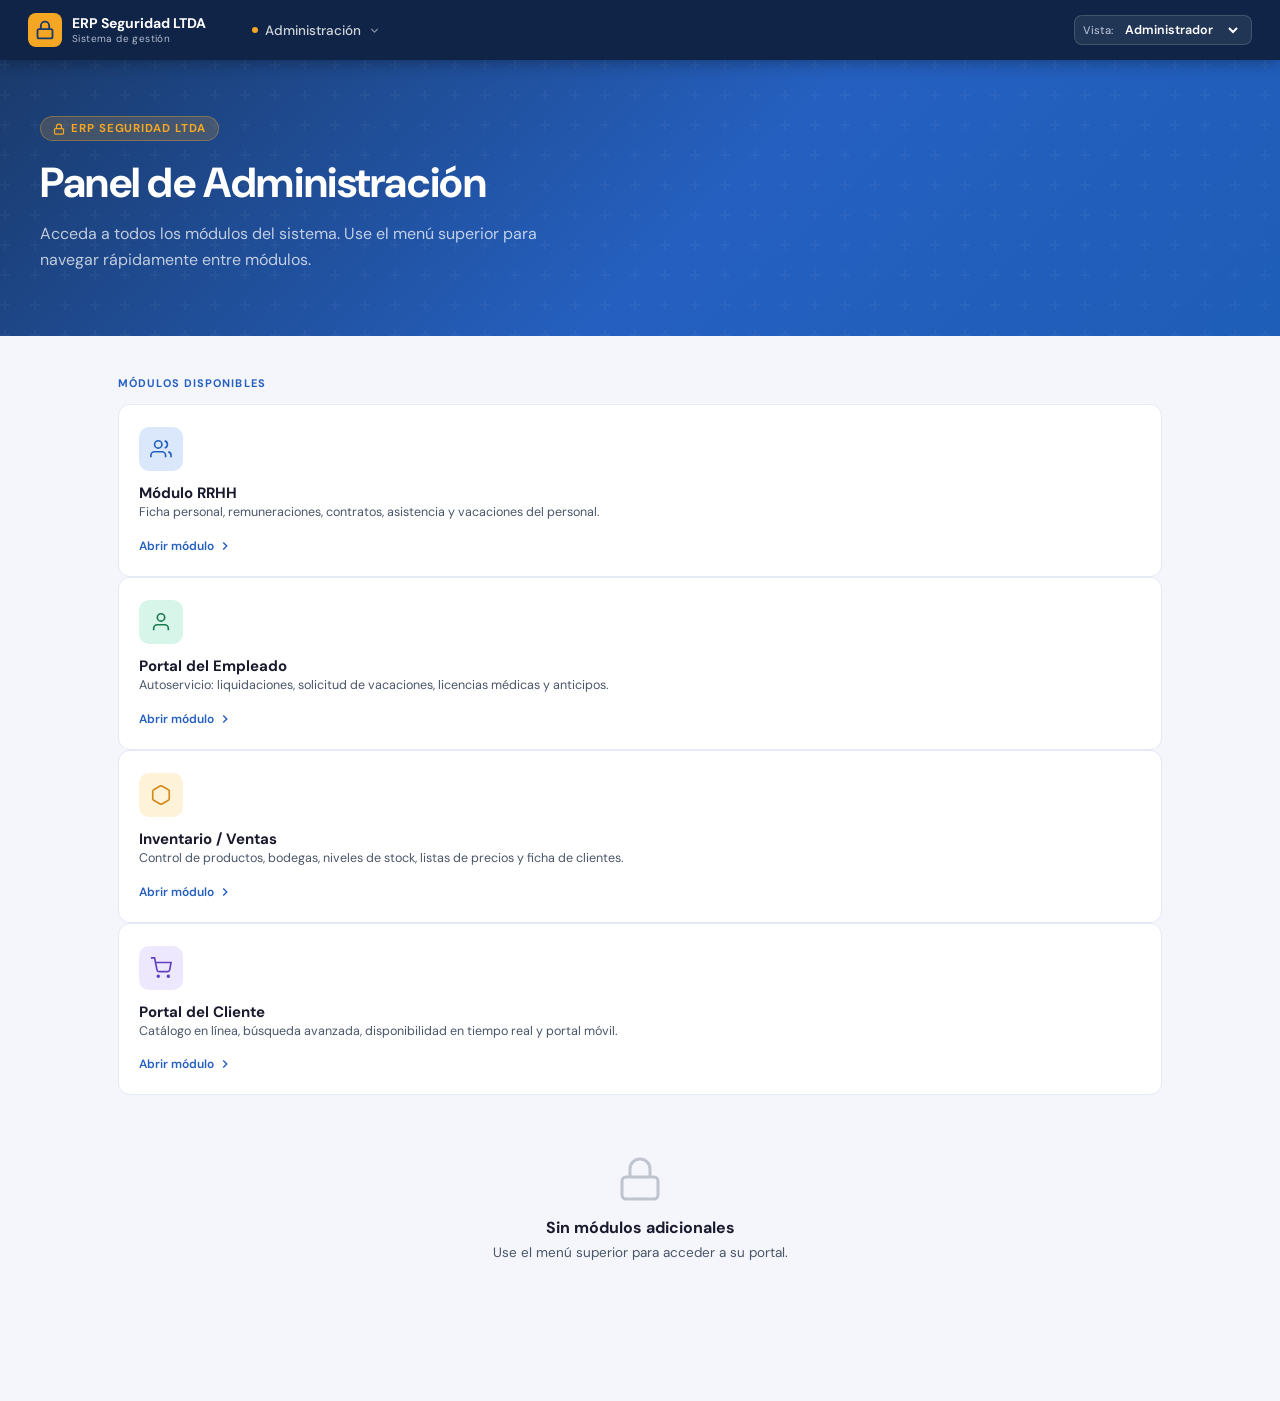
<file: index.html>
<!DOCTYPE html>
<html lang="es">
<head>
  <meta charset="UTF-8" />
  <meta name="viewport" content="width=device-width, initial-scale=1.0" />
  <title>ERP Seguridad LTDA</title>
  <link rel="preconnect" href="https://fonts.googleapis.com" />
  <link rel="preconnect" href="https://fonts.gstatic.com" crossorigin />
  <link href="https://fonts.googleapis.com/css2?family=DM+Sans:wght@300;400;500;600;700&family=DM+Mono:wght@400;500&display=swap" rel="stylesheet" />
  <link rel="stylesheet" href="index.css" />
</head>
<body>

  <!-- ═══════════ TOPBAR ═══════════ -->
  <header class="topbar">

    <!-- Marca -->
    <a class="tb-brand" href="index.html">
      <div class="tb-brand-icon">
        <svg width="20" height="20" viewBox="0 0 24 24" fill="none" stroke="#1a3a6b" stroke-width="2.2" stroke-linecap="round" stroke-linejoin="round" aria-hidden="true">
          <rect x="3" y="11" width="18" height="11" rx="2"/>
          <path d="M7 11V7a5 5 0 0 1 10 0v4"/>
        </svg>
      </div>
      <div>
        <div class="tb-brand-name">ERP Seguridad LTDA</div>
        <div class="tb-brand-sub">Sistema de gestión</div>
      </div>
    </a>

    <nav class="tb-nav" id="tbNav">

      <!-- Administrador -->
      <div class="tb-menu" data-roles="admin">
        <button class="tb-menu-btn" onclick="toggleMenu(this)">
          <span class="dot"></span>
          Administración
          <svg class="chevron" width="13" height="13" viewBox="0 0 24 24" fill="none" stroke="currentColor" stroke-width="2.5"><polyline points="6 9 12 15 18 9"/></svg>
        </button>
        <div class="tb-dropdown">
          <div class="dd-header"><span class="dd-role-badge"><span class="dot"></span>Administrador</span></div>
          <div class="dd-items">
            <a class="dd-item" href="modulo_rrhh.html">
              <div class="dd-item-icon blue"><svg width="16" height="16" viewBox="0 0 24 24" fill="none" stroke="currentColor" stroke-width="2"><path d="M17 21v-2a4 4 0 0 0-4-4H5a4 4 0 0 0-4 4v2"/><circle cx="9" cy="7" r="4"/></svg></div>
              <div class="dd-item-text"><span class="dd-item-name">Recursos Humanos</span><span class="dd-item-desc">Personal, remuneraciones, contratos</span></div>
            </a>
            <a class="dd-item" href="portal_empleado.html">
              <div class="dd-item-icon green"><svg width="16" height="16" viewBox="0 0 24 24" fill="none" stroke="currentColor" stroke-width="2"><path d="M20 21v-2a4 4 0 0 0-4-4H8a4 4 0 0 0-4 4v2"/><circle cx="12" cy="7" r="4"/></svg></div>
              <div class="dd-item-text"><span class="dd-item-name">Portal Empleado</span><span class="dd-item-desc">Liquidaciones, vacaciones, asistencia</span></div>
            </a>
            <div class="dd-divider"></div>
            <a class="dd-item" href="modulo_inventario.html">
              <div class="dd-item-icon amber"><svg width="16" height="16" viewBox="0 0 24 24" fill="none" stroke="currentColor" stroke-width="2"><path d="M21 16V8a2 2 0 0 0-1-1.73L13 2.27a2 2 0 0 0-2 0L4 6.27A2 2 0 0 0 3 8v8a2 2 0 0 0 1 1.73L11 21.73a2 2 0 0 0 2 0l7-4A2 2 0 0 0 21 16z"/></svg></div>
              <div class="dd-item-text"><span class="dd-item-name">Inventario / Ventas</span><span class="dd-item-desc">Stock, bodegas, precios, clientes</span></div>
            </a>
            <a class="dd-item" href="portal_ventas.html">
              <div class="dd-item-icon violet"><svg width="16" height="16" viewBox="0 0 24 24" fill="none" stroke="currentColor" stroke-width="2"><circle cx="9" cy="21" r="1"/><circle cx="20" cy="21" r="1"/><path d="M1 1h4l2.68 13.39a2 2 0 0 0 2 1.61h9.72a2 2 0 0 0 2-1.61L23 6H6"/></svg></div>
              <div class="dd-item-text"><span class="dd-item-name">Portal Cliente</span><span class="dd-item-desc">Catálogo, pedidos, disponibilidad</span></div>
            </a>
          </div>
        </div>
      </div>

      <!-- RRHH -->
      <div class="tb-menu" data-roles="rrhh">
        <button class="tb-menu-btn" onclick="toggleMenu(this)">
          <span class="dot"></span>
          Recursos Humanos
          <svg class="chevron" width="13" height="13" viewBox="0 0 24 24" fill="none" stroke="currentColor" stroke-width="2.5"><polyline points="6 9 12 15 18 9"/></svg>
        </button>
        <div class="tb-dropdown">
          <div class="dd-header"><span class="dd-role-badge"><span class="dot"></span>RRHH</span></div>
          <div class="dd-items">
            <a class="dd-item" href="modulo_rrhh.html">
              <div class="dd-item-icon blue"><svg width="16" height="16" viewBox="0 0 24 24" fill="none" stroke="currentColor" stroke-width="2"><path d="M17 21v-2a4 4 0 0 0-4-4H5a4 4 0 0 0-4 4v2"/><circle cx="9" cy="7" r="4"/></svg></div>
              <div class="dd-item-text"><span class="dd-item-name">Módulo RRHH</span><span class="dd-item-desc">Ficha personal, remuneraciones, contratos</span></div>
            </a>
            <a class="dd-item" href="portal_empleado.html">
              <div class="dd-item-icon green"><svg width="16" height="16" viewBox="0 0 24 24" fill="none" stroke="currentColor" stroke-width="2"><path d="M20 21v-2a4 4 0 0 0-4-4H8a4 4 0 0 0-4 4v2"/><circle cx="12" cy="7" r="4"/></svg></div>
              <div class="dd-item-text"><span class="dd-item-name">Portal Empleado</span><span class="dd-item-desc">Autoservicio del personal</span></div>
            </a>
          </div>
        </div>
      </div>

      <!-- Bodega/Ventas -->
      <div class="tb-menu" data-roles="ventas">
        <button class="tb-menu-btn" onclick="toggleMenu(this)">
          <span class="dot"></span>
          Inventario &amp; Ventas
          <svg class="chevron" width="13" height="13" viewBox="0 0 24 24" fill="none" stroke="currentColor" stroke-width="2.5"><polyline points="6 9 12 15 18 9"/></svg>
        </button>
        <div class="tb-dropdown">
          <div class="dd-header"><span class="dd-role-badge"><span class="dot"></span>Ventas / Bodega</span></div>
          <div class="dd-items">
            <a class="dd-item" href="modulo_inventario.html">
              <div class="dd-item-icon amber"><svg width="16" height="16" viewBox="0 0 24 24" fill="none" stroke="currentColor" stroke-width="2"><path d="M21 16V8a2 2 0 0 0-1-1.73L13 2.27a2 2 0 0 0-2 0L4 6.27A2 2 0 0 0 3 8v8a2 2 0 0 0 1 1.73L11 21.73a2 2 0 0 0 2 0l7-4A2 2 0 0 0 21 16z"/></svg></div>
              <div class="dd-item-text"><span class="dd-item-name">Inventario / Ventas</span><span class="dd-item-desc">Productos, bodegas, stock, precios</span></div>
            </a>
            <a class="dd-item" href="portal_ventas.html">
              <div class="dd-item-icon violet"><svg width="16" height="16" viewBox="0 0 24 24" fill="none" stroke="currentColor" stroke-width="2"><circle cx="9" cy="21" r="1"/><circle cx="20" cy="21" r="1"/><path d="M1 1h4l2.68 13.39a2 2 0 0 0 2 1.61h9.72a2 2 0 0 0 2-1.61L23 6H6"/></svg></div>
              <div class="dd-item-text"><span class="dd-item-name">Portal Cliente</span><span class="dd-item-desc">Catálogo y pedidos en línea</span></div>
            </a>
          </div>
        </div>
      </div>

      <!-- Empleado -->
      <div class="tb-menu" data-roles="empleado">
        <button class="tb-menu-btn" onclick="toggleMenu(this)">
          <span class="dot"></span>
          Mi Portal
          <svg class="chevron" width="13" height="13" viewBox="0 0 24 24" fill="none" stroke="currentColor" stroke-width="2.5"><polyline points="6 9 12 15 18 9"/></svg>
        </button>
        <div class="tb-dropdown">
          <div class="dd-header"><span class="dd-role-badge"><span class="dot"></span>Empleado</span></div>
          <div class="dd-items">
            <a class="dd-item" href="portal_empleado.html">
              <div class="dd-item-icon green"><svg width="16" height="16" viewBox="0 0 24 24" fill="none" stroke="currentColor" stroke-width="2"><path d="M20 21v-2a4 4 0 0 0-4-4H8a4 4 0 0 0-4 4v2"/><circle cx="12" cy="7" r="4"/></svg></div>
              <div class="dd-item-text"><span class="dd-item-name">Portal del Empleado</span><span class="dd-item-desc">Liquidaciones, vacaciones, licencias</span></div>
            </a>
          </div>
        </div>
      </div>

    </nav>

    <!-- Selector de rol (demo) -->
    <div class="tb-right">
      <div class="tb-role-selector">
        <label for="roleSelect">Vista:</label>
        <select id="roleSelect" onchange="setRole(this.value)">
          <option value="admin">Administrador</option>
          <option value="rrhh">RRHH</option>
          <option value="ventas">Ventas / Bodega</option>
          <option value="empleado">Empleado</option>
        </select>
      </div>
    </div>

  </header>

  <!-- ═══════════ HERO ═══════════ -->
  <section class="hero">
    <div class="hero-inner">
      <div class="hero-badge">
        <svg width="12" height="12" viewBox="0 0 24 24" fill="none" stroke="currentColor" stroke-width="2.5"><rect x="3" y="11" width="18" height="11" rx="2"/><path d="M7 11V7a5 5 0 0 1 10 0v4"/></svg>
        ERP Seguridad LTDA
      </div>
      <h1 id="heroTitle">Panel de Administración</h1>
      <p id="heroDesc">Acceda a todos los módulos del sistema desde este panel central. Use el menú superior para navegar entre módulos.</p>
    </div>
  </section>

  <!-- ═══════════ MAIN ═══════════ -->
  <main class="main">

    <p class="section-label" id="gridLabel">Módulos disponibles</p>

    <!-- RRHH -->
      <a class="module-card" href="modulo_rrhh.html" data-roles="admin rrhh">
        <div class="mc-icon blue">
          <svg width="22" height="22" viewBox="0 0 24 24" fill="none" stroke="currentColor" stroke-width="1.8"><path d="M17 21v-2a4 4 0 0 0-4-4H5a4 4 0 0 0-4 4v2"/><circle cx="9" cy="7" r="4"/><path d="M23 21v-2a4 4 0 0 0-3-3.87"/><path d="M16 3.13a4 4 0 0 1 0 7.75"/></svg>
        </div>
        <div>
          <div class="mc-title">Módulo RRHH</div>
          <div class="mc-desc">Ficha personal, remuneraciones, contratos, asistencia y vacaciones del personal.</div>
        </div>
        <div class="mc-arrow">
          Abrir módulo
          <svg width="14" height="14" viewBox="0 0 24 24" fill="none" stroke="currentColor" stroke-width="2.5"><polyline points="9 18 15 12 9 6"/></svg>
        </div>
      </a>

      <!-- Portal Empleado -->
      <a class="module-card" href="portal_empleado.html" data-roles="admin rrhh empleado">
        <div class="mc-icon green">
          <svg width="22" height="22" viewBox="0 0 24 24" fill="none" stroke="currentColor" stroke-width="1.8"><path d="M20 21v-2a4 4 0 0 0-4-4H8a4 4 0 0 0-4 4v2"/><circle cx="12" cy="7" r="4"/></svg>
        </div>
        <div>
          <div class="mc-title">Portal del Empleado</div>
          <div class="mc-desc">Autoservicio: liquidaciones, solicitud de vacaciones, licencias médicas y anticipos.</div>
        </div>
        <div class="mc-arrow">
          Abrir módulo
          <svg width="14" height="14" viewBox="0 0 24 24" fill="none" stroke="currentColor" stroke-width="2.5"><polyline points="9 18 15 12 9 6"/></svg>
        </div>
      </a>

      <!-- Inventario -->
      <a class="module-card" href="modulo_inventario.html" data-roles="admin ventas">
        <div class="mc-icon amber">
          <svg width="22" height="22" viewBox="0 0 24 24" fill="none" stroke="currentColor" stroke-width="1.8"><path d="M21 16V8a2 2 0 0 0-1-1.73L13 2.27a2 2 0 0 0-2 0L4 6.27A2 2 0 0 0 3 8v8a2 2 0 0 0 1 1.73L11 21.73a2 2 0 0 0 2 0l7-4A2 2 0 0 0 21 16z"/></svg>
        </div>
        <div>
          <div class="mc-title">Inventario / Ventas</div>
          <div class="mc-desc">Control de productos, bodegas, niveles de stock, listas de precios y ficha de clientes.</div>
        </div>
        <div class="mc-arrow">
          Abrir módulo
          <svg width="14" height="14" viewBox="0 0 24 24" fill="none" stroke="currentColor" stroke-width="2.5"><polyline points="9 18 15 12 9 6"/></svg>
        </div>
      </a>

      <!-- Portal Ventas -->
      <a class="module-card" href="portal_ventas.html" data-roles="admin ventas">
        <div class="mc-icon violet">
          <svg width="22" height="22" viewBox="0 0 24 24" fill="none" stroke="currentColor" stroke-width="1.8"><circle cx="9" cy="21" r="1"/><circle cx="20" cy="21" r="1"/><path d="M1 1h4l2.68 13.39a2 2 0 0 0 2 1.61h9.72a2 2 0 0 0 2-1.61L23 6H6"/></svg>
        </div>
        <div>
          <div class="mc-title">Portal del Cliente</div>
          <div class="mc-desc">Catálogo en línea, búsqueda avanzada, disponibilidad en tiempo real y portal móvil.</div>
        </div>
        <div class="mc-arrow">
          Abrir módulo
          <svg width="14" height="14" viewBox="0 0 24 24" fill="none" stroke="currentColor" stroke-width="2.5"><polyline points="9 18 15 12 9 6"/></svg>
        </div>
      </a>

    <div class="modules-grid" id="modulesGrid">

     

    </div>

    <!-- Estado vacío (empleado sin acceso a grid completo) -->
    <div class="empty-state" id="emptyState">
      <svg width="48" height="48" viewBox="0 0 24 24" fill="none" stroke="currentColor" stroke-width="1.5"><rect x="3" y="11" width="18" height="11" rx="2"/><path d="M7 11V7a5 5 0 0 1 10 0v4"/></svg>
      <h3>Sin módulos adicionales</h3>
      <p>Use el menú superior para acceder a su portal.</p>
    </div>

  </main>

  <script>
    const roleConfig = {
      admin:    { title: 'Panel de Administración',     desc: 'Acceda a todos los módulos del sistema. Use el menú superior para navegar rápidamente entre módulos.' },
      rrhh:     { title: 'Panel de Recursos Humanos',   desc: 'Gestione el personal, remuneraciones y el portal del empleado desde aquí.' },
      ventas:   { title: 'Panel de Inventario & Ventas',desc: 'Controle el inventario, stock y el portal de clientes desde un solo lugar.' },
      empleado: { title: 'Mi Portal',                   desc: 'Acceda a su información personal, liquidaciones, vacaciones y más.' },
    };

    let currentRole = 'admin';

    function setRole(role) {
      currentRole = role;

      // Hero
      document.getElementById('heroTitle').textContent = roleConfig[role].title;
      document.getElementById('heroDesc').textContent  = roleConfig[role].desc;

      // Topbar menus
      document.querySelectorAll('#tbNav .tb-menu').forEach(menu => {
        const roles = (menu.dataset.roles || '').split(' ');
        menu.style.display = roles.includes(role) ? '' : 'none';
      });

      // Cards
      let visible = 0;
      document.querySelectorAll('#modulesGrid .module-card').forEach(card => {
        const roles = (card.dataset.roles || '').split(' ');
        const show  = roles.includes(role);
        card.classList.toggle('hidden', !show);
        if (show) visible++;
      });

      // Empty state
      document.getElementById('emptyState').style.display  = visible === 0 ? 'flex' : 'none';
      document.getElementById('modulesGrid').style.display = visible  >  0 ? 'grid' : 'none';
    }

    function toggleMenu(btn) {
      const menu = btn.closest('.tb-menu');
      const isOpen = menu.classList.contains('open');
      // Cierra todos
      document.querySelectorAll('.tb-menu.open').forEach(m => m.classList.remove('open'));
      if (!isOpen) menu.classList.add('open');
    }

    // Cerrar al hacer clic fuera
    document.addEventListener('click', e => {
      if (!e.target.closest('.tb-menu')) {
        document.querySelectorAll('.tb-menu.open').forEach(m => m.classList.remove('open'));
      }
    });

    // Init
    setRole('admin');
  </script>

</body>
</html>
</file>
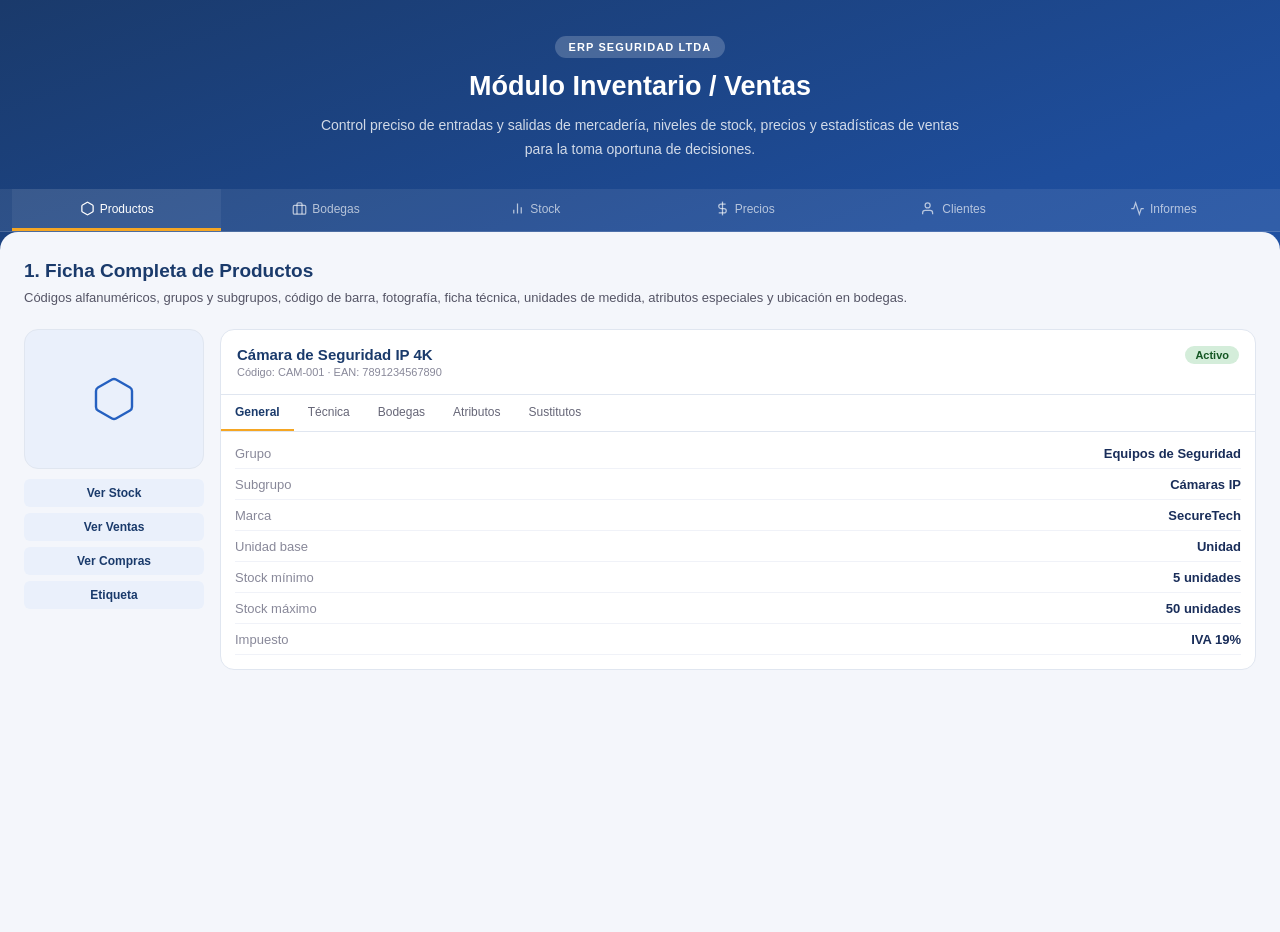
<file: modulo_inventario.html>
<!DOCTYPE html>
<html lang="es">
<head>
  <meta charset="UTF-8" />
  <meta name="viewport" content="width=device-width, initial-scale=1.0" />
  <title>Módulo Inventario / Ventas — ERP Seguridad LTDA</title>
  <link rel="stylesheet" href="modulo_inventario.css" />
</head>
<body>

  <header class="hero">
    <div class="hero-inner">
      <span class="hero-badge">ERP Seguridad LTDA</span>
      <h1>Módulo Inventario / Ventas</h1>
      <p>Control preciso de entradas y salidas de mercadería, niveles de stock, precios y estadísticas de ventas para la toma oportuna de decisiones.</p>
    </div>
  </header>

  <nav class="nav-tabs" role="tablist">
    <button class="nav-tab active" onclick="switchTab('productos')" role="tab">
      <svg width="15" height="15" viewBox="0 0 24 24" fill="none" stroke="currentColor" stroke-width="2" aria-hidden="true"><path d="M21 16V8a2 2 0 0 0-1-1.73L13 2.27a2 2 0 0 0-2 0L4 6.27A2 2 0 0 0 3 8v8a2 2 0 0 0 1 1.73L11 21.73a2 2 0 0 0 2 0l7-4A2 2 0 0 0 21 16z"/></svg>
      Productos
    </button>
    <button class="nav-tab" onclick="switchTab('bodegas')" role="tab">
      <svg width="15" height="15" viewBox="0 0 24 24" fill="none" stroke="currentColor" stroke-width="2" aria-hidden="true"><rect x="2" y="7" width="20" height="14" rx="2"/><path d="M16 21V5a2 2 0 0 0-2-2h-4a2 2 0 0 0-2 2v16"/></svg>
      Bodegas
    </button>
    <button class="nav-tab" onclick="switchTab('stock')" role="tab">
      <svg width="15" height="15" viewBox="0 0 24 24" fill="none" stroke="currentColor" stroke-width="2" aria-hidden="true"><line x1="18" y1="20" x2="18" y2="10"/><line x1="12" y1="20" x2="12" y2="4"/><line x1="6" y1="20" x2="6" y2="14"/></svg>
      Stock
    </button>
    <button class="nav-tab" onclick="switchTab('precios')" role="tab">
      <svg width="15" height="15" viewBox="0 0 24 24" fill="none" stroke="currentColor" stroke-width="2" aria-hidden="true"><line x1="12" y1="1" x2="12" y2="23"/><path d="M17 5H9.5a3.5 3.5 0 0 0 0 7h5a3.5 3.5 0 0 1 0 7H6"/></svg>
      Precios
    </button>
    <button class="nav-tab" onclick="switchTab('clientes')" role="tab">
      <svg width="15" height="15" viewBox="0 0 24 24" fill="none" stroke="currentColor" stroke-width="2" aria-hidden="true"><path d="M17 21v-2a4 4 0 0 0-4-4H5a4 4 0 0 0-4 4v2"/><circle cx="9" cy="7" r="4"/></svg>
      Clientes
    </button>
    <button class="nav-tab" onclick="switchTab('informes')" role="tab">
      <svg width="15" height="15" viewBox="0 0 24 24" fill="none" stroke="currentColor" stroke-width="2" aria-hidden="true"><polyline points="22 12 18 12 15 21 9 3 6 12 2 12"/></svg>
      Informes
    </button>
  </nav>

  <main class="content">

    <!-- PRODUCTOS -->
    <section id="sec-productos" class="section active">
      <div class="section-header">
        <h2>1. Ficha Completa de Productos</h2>
        <p>Códigos alfanuméricos, grupos y subgrupos, código de barra, fotografía, ficha técnica, unidades de medida, atributos especiales y ubicación en bodegas.</p>
      </div>
      <div class="prod-ficha">
        <div class="prod-img-wrap">
          <div class="prod-img">
            <svg width="48" height="48" viewBox="0 0 24 24" fill="none" stroke="currentColor" stroke-width="1.2" aria-hidden="true"><path d="M21 16V8a2 2 0 0 0-1-1.73L13 2.27a2 2 0 0 0-2 0L4 6.27A2 2 0 0 0 3 8v8a2 2 0 0 0 1 1.73L11 21.73a2 2 0 0 0 2 0l7-4A2 2 0 0 0 21 16z"/></svg>
          </div>
          <div class="prod-btns">
            <button class="btn-sm">Ver Stock</button>
            <button class="btn-sm">Ver Ventas</button>
            <button class="btn-sm">Ver Compras</button>
            <button class="btn-sm">Etiqueta</button>
          </div>
        </div>
        <div class="prod-detail">
          <div class="prod-head">
            <div>
              <p class="prod-nombre">Cámara de Seguridad IP 4K</p>
              <p class="prod-codigo">Código: CAM-001 · EAN: 7891234567890</p>
            </div>
            <span class="badge ok">Activo</span>
          </div>
          <div class="detail-tabs">
            <button class="dtab active">General</button>
            <button class="dtab">Técnica</button>
            <button class="dtab">Bodegas</button>
            <button class="dtab">Atributos</button>
            <button class="dtab">Sustitutos</button>
          </div>
          <div class="detail-body">
            <div class="info-row"><span>Grupo</span><strong>Equipos de Seguridad</strong></div>
            <div class="info-row"><span>Subgrupo</span><strong>Cámaras IP</strong></div>
            <div class="info-row"><span>Marca</span><strong>SecureTech</strong></div>
            <div class="info-row"><span>Unidad base</span><strong>Unidad</strong></div>
            <div class="info-row"><span>Stock mínimo</span><strong>5 unidades</strong></div>
            <div class="info-row"><span>Stock máximo</span><strong>50 unidades</strong></div>
            <div class="info-row"><span>Impuesto</span><strong>IVA 19%</strong></div>
          </div>
        </div>
      </div>
    </section>

    <!-- BODEGAS -->
    <section id="sec-bodegas" class="section">
      <div class="section-header">
        <h2>3. Múltiples Bodegas</h2>
        <p>Control ilimitado de bodegas con seguimiento de entradas, salidas y niveles de stock por ubicación.</p>
      </div>
      <div class="bodegas-grid">
        <div class="bodega-card">
          <div class="bod-header">
            <div class="bod-icon blue"><svg width="20" height="20" viewBox="0 0 24 24" fill="none" stroke="currentColor" stroke-width="2" aria-hidden="true"><rect x="2" y="7" width="20" height="14" rx="2"/><path d="M16 21V5a2 2 0 0 0-2-2h-4a2 2 0 0 0-2 2v16"/></svg></div>
            <div><p class="bod-name">Bodega Central</p><p class="bod-loc">Santiago · Calle Ficticia 100</p></div>
          </div>
          <div class="bod-stats">
            <div class="bstat"><p class="bval">247</p><p class="blabel">Productos</p></div>
            <div class="bstat"><p class="bval green">92%</p><p class="blabel">Ocupación</p></div>
            <div class="bstat"><p class="bval amber">12</p><p class="blabel">Bajo mínimo</p></div>
          </div>
        </div>
        <div class="bodega-card">
          <div class="bod-header">
            <div class="bod-icon green"><svg width="20" height="20" viewBox="0 0 24 24" fill="none" stroke="currentColor" stroke-width="2" aria-hidden="true"><rect x="2" y="7" width="20" height="14" rx="2"/><path d="M16 21V5a2 2 0 0 0-2-2h-4a2 2 0 0 0-2 2v16"/></svg></div>
            <div><p class="bod-name">Bodega Norte</p><p class="bod-loc">Antofagasta · Parque Industrial</p></div>
          </div>
          <div class="bod-stats">
            <div class="bstat"><p class="bval">128</p><p class="blabel">Productos</p></div>
            <div class="bstat"><p class="bval green">67%</p><p class="blabel">Ocupación</p></div>
            <div class="bstat"><p class="bval red">3</p><p class="blabel">Agotados</p></div>
          </div>
        </div>
        <div class="bodega-card">
          <div class="bod-header">
            <div class="bod-icon amber"><svg width="20" height="20" viewBox="0 0 24 24" fill="none" stroke="currentColor" stroke-width="2" aria-hidden="true"><rect x="2" y="7" width="20" height="14" rx="2"/><path d="M16 21V5a2 2 0 0 0-2-2h-4a2 2 0 0 0-2 2v16"/></svg></div>
            <div><p class="bod-name">Bodega Sur</p><p class="bod-loc">Concepción · Zona Industrial</p></div>
          </div>
          <div class="bod-stats">
            <div class="bstat"><p class="bval">89</p><p class="blabel">Productos</p></div>
            <div class="bstat"><p class="bval green">54%</p><p class="blabel">Ocupación</p></div>
            <div class="bstat"><p class="bval amber">5</p><p class="blabel">Bajo mínimo</p></div>
          </div>
        </div>
      </div>
      <div class="mov-table-wrap">
        <p class="tabla-titulo">Últimos movimientos</p>
        <table class="data-table">
          <thead><tr><th>Fecha</th><th>Tipo</th><th>Producto</th><th>Bodega</th><th>Cantidad</th><th>Guía</th></tr></thead>
          <tbody>
            <tr><td>07/06/2025</td><td><span class="badge ok">Entrada</span></td><td>Cámara IP 4K</td><td>Central</td><td>+20</td><td>E-00123</td></tr>
            <tr><td>06/06/2025</td><td><span class="badge warn">Salida</span></td><td>Sensor de Movimiento</td><td>Norte</td><td>-5</td><td>S-00456</td></tr>
            <tr><td>05/06/2025</td><td><span class="badge info">Traslado</span></td><td>Cable UTP Cat6 (100m)</td><td>Central → Sur</td><td>10</td><td>T-00789</td></tr>
          </tbody>
        </table>
      </div>
    </section>

    <!-- STOCK -->
    <section id="sec-stock" class="section">
      <div class="section-header">
        <h2>6. Optimización de Niveles de Stock</h2>
        <p>Control de stock mínimo, de reposición y máximo, a nivel de bodega y consolidado de empresa. Reservas y consignaciones incluidas.</p>
      </div>
      <div class="stock-list">
        <div class="stock-item">
          <div class="stock-info"><strong>Cámara de Seguridad IP 4K</strong><span>CAM-001 · SecureTech</span></div>
          <div class="stock-levels">
            <div class="slevel"><span class="sl-label">Actual</span><span class="sl-val">38</span></div>
            <div class="slevel"><span class="sl-label">Mín.</span><span class="sl-val red">5</span></div>
            <div class="slevel"><span class="sl-label">Repos.</span><span class="sl-val amber">15</span></div>
            <div class="slevel"><span class="sl-label">Máx.</span><span class="sl-val">50</span></div>
          </div>
          <div class="bar-wrap full"><div class="bar" style="width:76%; background:#1a3a6b;"></div></div>
          <span class="badge ok">OK</span>
        </div>
        <div class="stock-item">
          <div class="stock-info"><strong>Sensor de Movimiento PIR</strong><span>SEN-022 · SecureTech</span></div>
          <div class="stock-levels">
            <div class="slevel"><span class="sl-label">Actual</span><span class="sl-val">8</span></div>
            <div class="slevel"><span class="sl-label">Mín.</span><span class="sl-val red">5</span></div>
            <div class="slevel"><span class="sl-label">Repos.</span><span class="sl-val amber">15</span></div>
            <div class="slevel"><span class="sl-label">Máx.</span><span class="sl-val">40</span></div>
          </div>
          <div class="bar-wrap full"><div class="bar" style="width:20%; background:#c07a00;"></div></div>
          <span class="badge warn">Bajo</span>
        </div>
        <div class="stock-item">
          <div class="stock-info"><strong>Panel de Alarma Central</strong><span>PAL-005 · AlarmPro</span></div>
          <div class="stock-levels">
            <div class="slevel"><span class="sl-label">Actual</span><span class="sl-val">0</span></div>
            <div class="slevel"><span class="sl-label">Mín.</span><span class="sl-val red">3</span></div>
            <div class="slevel"><span class="sl-label">Repos.</span><span class="sl-val amber">8</span></div>
            <div class="slevel"><span class="sl-label">Máx.</span><span class="sl-val">20</span></div>
          </div>
          <div class="bar-wrap full"><div class="bar" style="width:0%;"></div></div>
          <span class="badge danger">Agotado</span>
        </div>
      </div>
    </section>

    <!-- PRECIOS -->
    <section id="sec-precios" class="section">
      <div class="section-header">
        <h2>7. Listas de Precios</h2>
        <p>Manejo de listas basadas en márgenes, descuentos, ofertas y promociones con fechas de vigencia. Actualización masiva.</p>
      </div>
      <div class="feature-grid">
        <div class="feature-card"><div class="ficon blue"><svg width="20" height="20" viewBox="0 0 24 24" fill="none" stroke="currentColor" stroke-width="2" aria-hidden="true"><line x1="12" y1="1" x2="12" y2="23"/><path d="M17 5H9.5a3.5 3.5 0 0 0 0 7h5a3.5 3.5 0 0 1 0 7H6"/></svg></div><h3>Precio Base</h3><p>Definición del precio de referencia por producto. Base para todas las demás listas.</p></div>
        <div class="feature-card"><div class="ficon green"><svg width="20" height="20" viewBox="0 0 24 24" fill="none" stroke="currentColor" stroke-width="2" aria-hidden="true"><polyline points="23 6 13.5 15.5 8.5 10.5 1 18"/><polyline points="17 6 23 6 23 12"/></svg></div><h3>Margen sobre Costo</h3><p>Listas automáticas basadas en porcentaje de margen sobre el costo de adquisición.</p></div>
        <div class="feature-card"><div class="ficon amber"><svg width="20" height="20" viewBox="0 0 24 24" fill="none" stroke="currentColor" stroke-width="2" aria-hidden="true"><path d="M20.59 13.41l-7.17 7.17a2 2 0 0 1-2.83 0L2 12V2h10l8.59 8.59a2 2 0 0 1 0 2.82z"/><line x1="7" y1="7" x2="7.01" y2="7"/></svg></div><h3>Ofertas y Promociones</h3><p>Precios especiales con fechas de inicio y término. Activación y desactivación automática.</p></div>
        <div class="feature-card"><div class="ficon red"><svg width="20" height="20" viewBox="0 0 24 24" fill="none" stroke="currentColor" stroke-width="2" aria-hidden="true"><rect x="1" y="4" width="22" height="16" rx="2" ry="2"/><line x1="1" y1="10" x2="23" y2="10"/></svg></div><h3>Actualización Masiva</h3><p>Modificación simultánea de precios para grupos, categorías o toda la lista de productos.</p></div>
      </div>
      <div class="precio-table-wrap">
        <table class="data-table">
          <thead><tr><th>Lista</th><th>Producto</th><th>Precio Base</th><th>% Ajuste</th><th>Precio Final</th><th>Vigencia</th></tr></thead>
          <tbody>
            <tr><td>Lista Mayorista</td><td>Cámara IP 4K</td><td>$120.000</td><td>-10%</td><td>$108.000</td><td>Indefinida</td></tr>
            <tr><td>Lista Minorista</td><td>Cámara IP 4K</td><td>$120.000</td><td>+25%</td><td>$150.000</td><td>Indefinida</td></tr>
            <tr><td>Oferta Junio</td><td>Sensor PIR</td><td>$18.500</td><td>-15%</td><td>$15.725</td><td>01/06 – 30/06</td></tr>
          </tbody>
        </table>
      </div>
    </section>

    <!-- CLIENTES -->
    <section id="sec-clientes" class="section">
      <div class="section-header">
        <h2>8. Ficha del Cliente</h2>
        <p>Datos básicos, direcciones de despacho, plazo de pago, lista de precio asociada y estadísticas de compra.</p>
      </div>
      <div class="cliente-ficha">
        <div class="cli-header">
          <div class="cli-avatar">EP</div>
          <div>
            <p class="cli-nombre">Empresa de Prueba S.A.</p>
            <p class="cli-rut">RUT: 76.543.210-K · cliente desde 2021</p>
          </div>
          <span class="badge ok">Activo</span>
        </div>
        <div class="cli-grid">
          <div class="info-row"><span>Email</span><strong>compras@empresa.cl</strong></div>
          <div class="info-row"><span>Teléfono</span><strong>+56 2 2234 5678</strong></div>
          <div class="info-row"><span>Dirección principal</span><strong>Av. Providencia 500, Santiago</strong></div>
          <div class="info-row"><span>Dirección despacho</span><strong>Calle Industrial 20, Pudahuel</strong></div>
          <div class="info-row"><span>Plazo de pago</span><strong>30 días</strong></div>
          <div class="info-row"><span>Lista de precio</span><strong>Lista Mayorista</strong></div>
          <div class="info-row"><span>Límite de crédito</span><strong>$5.000.000</strong></div>
          <div class="info-row"><span>Vendedor asignado</span><strong>Carlos Mora</strong></div>
        </div>
      </div>
    </section>

    <!-- INFORMES -->
    <section id="sec-informes" class="section">
      <div class="section-header">
        <h2>9. Consultas e Informes</h2>
        <p>Estadísticas de ventas, control de stock, rotación de inventario, guías de entrada/salida y más reportes para la gestión.</p>
      </div>
      <div class="informes-grid">
        <div class="informe-card"><svg width="18" height="18" viewBox="0 0 24 24" fill="none" stroke="currentColor" stroke-width="2" aria-hidden="true"><rect x="2" y="7" width="20" height="14" rx="2"/><path d="M16 21V5a2 2 0 0 0-2-2h-4a2 2 0 0 0-2 2v16"/></svg><span>Stock por Bodegas</span></div>
        <div class="informe-card"><svg width="18" height="18" viewBox="0 0 24 24" fill="none" stroke="currentColor" stroke-width="2" aria-hidden="true"><polyline points="16 16 12 12 8 16"/><line x1="12" y1="12" x2="12" y2="21"/><path d="M20.39 18.39A5 5 0 0 0 18 9h-1.26A8 8 0 1 0 3 16.3"/></svg><span>Guías de Entrada y Salida</span></div>
        <div class="informe-card"><svg width="18" height="18" viewBox="0 0 24 24" fill="none" stroke="currentColor" stroke-width="2" aria-hidden="true"><line x1="18" y1="20" x2="18" y2="10"/><line x1="12" y1="20" x2="12" y2="4"/><line x1="6" y1="20" x2="6" y2="14"/></svg><span>Control Niveles de Stock</span></div>
        <div class="informe-card"><svg width="18" height="18" viewBox="0 0 24 24" fill="none" stroke="currentColor" stroke-width="2" aria-hidden="true"><line x1="12" y1="1" x2="12" y2="23"/><path d="M17 5H9.5a3.5 3.5 0 0 0 0 7h5a3.5 3.5 0 0 1 0 7H6"/></svg><span>Listas de Precios</span></div>
        <div class="informe-card"><svg width="18" height="18" viewBox="0 0 24 24" fill="none" stroke="currentColor" stroke-width="2" aria-hidden="true"><polyline points="22 12 18 12 15 21 9 3 6 12 2 12"/></svg><span>Estadísticas de Ventas</span></div>
        <div class="informe-card"><svg width="18" height="18" viewBox="0 0 24 24" fill="none" stroke="currentColor" stroke-width="2" aria-hidden="true"><path d="M17 21v-2a4 4 0 0 0-4-4H5a4 4 0 0 0-4 4v2"/><circle cx="9" cy="7" r="4"/></svg><span>Ventas por Cliente</span></div>
        <div class="informe-card"><svg width="18" height="18" viewBox="0 0 24 24" fill="none" stroke="currentColor" stroke-width="2" aria-hidden="true"><circle cx="12" cy="12" r="10"/><line x1="2" y1="12" x2="22" y2="12"/><path d="M12 2a15.3 15.3 0 0 1 4 10 15.3 15.3 0 0 1-4 10z"/></svg><span>Ventas por Región / Ciudad</span></div>
        <div class="informe-card"><svg width="18" height="18" viewBox="0 0 24 24" fill="none" stroke="currentColor" stroke-width="2" aria-hidden="true"><polyline points="23 6 13.5 15.5 8.5 10.5 1 18"/></svg><span>Rotación de Inventario</span></div>
        <div class="informe-card"><svg width="18" height="18" viewBox="0 0 24 24" fill="none" stroke="currentColor" stroke-width="2" aria-hidden="true"><rect x="3" y="4" width="18" height="18" rx="2"/><line x1="16" y1="2" x2="16" y2="6"/><line x1="8" y1="2" x2="8" y2="6"/></svg><span>Vencimiento de Productos</span></div>
        <div class="informe-card"><svg width="18" height="18" viewBox="0 0 24 24" fill="none" stroke="currentColor" stroke-width="2" aria-hidden="true"><rect x="4" y="2" width="16" height="20" rx="2"/><line x1="8" y1="6" x2="16" y2="6"/><line x1="8" y1="10" x2="16" y2="10"/></svg><span>Toma de Inventario</span></div>
        <div class="informe-card"><svg width="18" height="18" viewBox="0 0 24 24" fill="none" stroke="currentColor" stroke-width="2" aria-hidden="true"><path d="M21 10c0 7-9 13-9 13s-9-6-9-13a9 9 0 0 1 18 0z"/><circle cx="12" cy="10" r="3"/></svg><span>Consignaciones por Cliente</span></div>
        <div class="informe-card"><svg width="18" height="18" viewBox="0 0 24 24" fill="none" stroke="currentColor" stroke-width="2" aria-hidden="true"><path d="M20.59 13.41l-7.17 7.17a2 2 0 0 1-2.83 0L2 12V2h10l8.59 8.59a2 2 0 0 1 0 2.82z"/><line x1="7" y1="7" x2="7.01" y2="7"/></svg><span>Control N° Series Vendidas</span></div>
      </div>
    </section>

  </main>

  <script>
    function switchTab(id) {
      var ids = ['productos','bodegas','stock','precios','clientes','informes'];
      document.querySelectorAll('.nav-tab').forEach(function(t, i) {
        var active = ids[i] === id;
        t.classList.toggle('active', active);
        t.setAttribute('aria-selected', active);
      });
      document.querySelectorAll('.section').forEach(function(s) {
        s.classList.toggle('active', s.id === 'sec-' + id);
      });
    }
  </script>
</body>
</html>
</file>
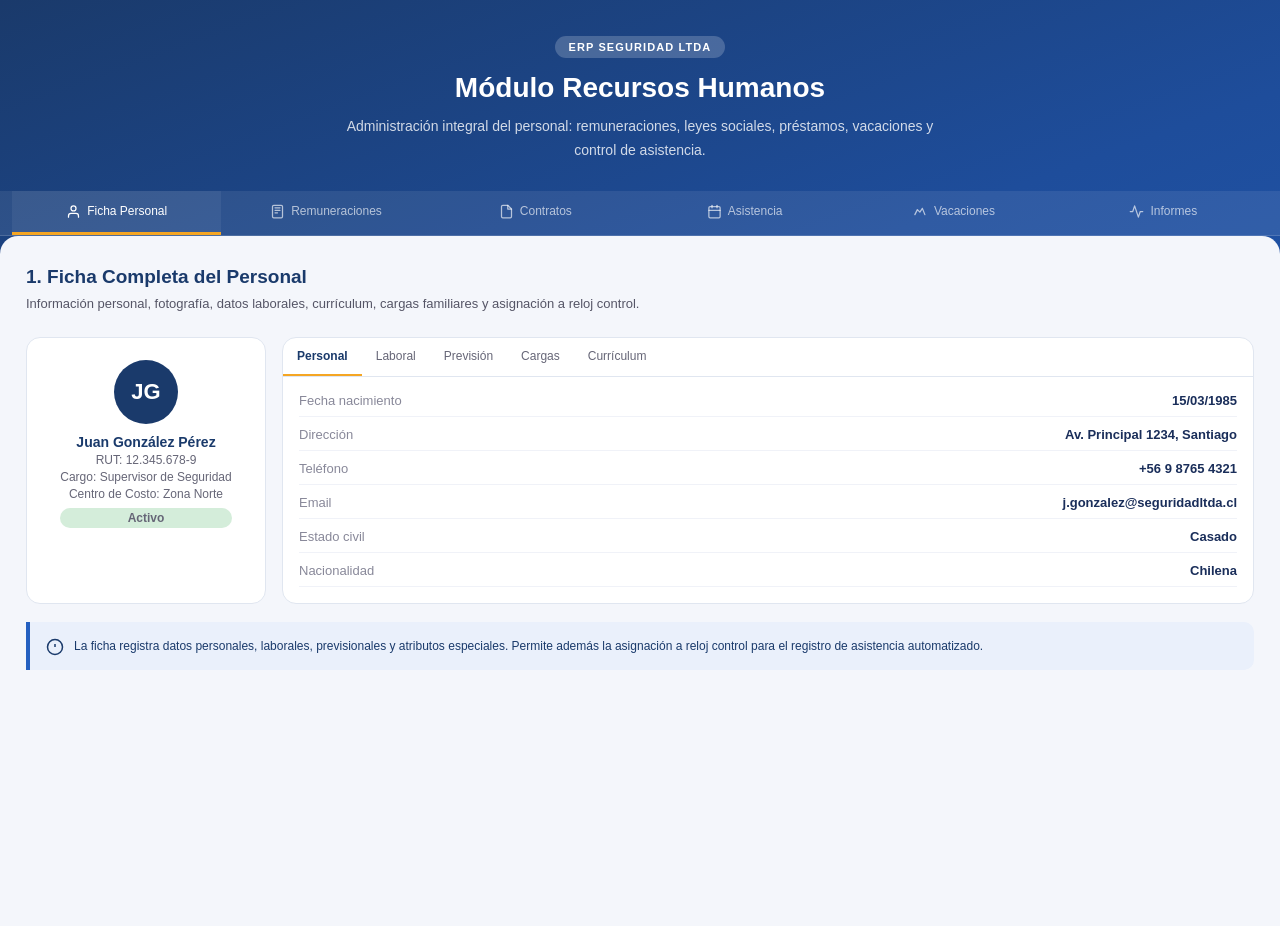
<file: modulo_rrhh.html>
<!DOCTYPE html>
<html lang="es">
<head>
  <meta charset="UTF-8" />
  <meta name="viewport" content="width=device-width, initial-scale=1.0" />
  <title>Módulo Recursos Humanos — ERP Seguridad LTDA</title>
  <link rel="stylesheet" href="modulo_rrhh.css" />
</head>
<body>

  <header class="hero">
    <div class="hero-inner">
      <span class="hero-badge">ERP Seguridad LTDA</span>
      <h1>Módulo Recursos Humanos</h1>
      <p>Administración integral del personal: remuneraciones, leyes sociales, préstamos, vacaciones y control de asistencia.</p>
    </div>
  </header>

  <nav class="nav-tabs" role="tablist">
    <button class="nav-tab active" onclick="switchTab('ficha')" role="tab">
      <svg width="15" height="15" viewBox="0 0 24 24" fill="none" stroke="currentColor" stroke-width="2" stroke-linecap="round" stroke-linejoin="round" aria-hidden="true"><path d="M20 21v-2a4 4 0 0 0-4-4H8a4 4 0 0 0-4 4v2"/><circle cx="12" cy="7" r="4"/></svg>
      Ficha Personal
    </button>
    <button class="nav-tab" onclick="switchTab('calculo')" role="tab">
      <svg width="15" height="15" viewBox="0 0 24 24" fill="none" stroke="currentColor" stroke-width="2" stroke-linecap="round" stroke-linejoin="round" aria-hidden="true"><rect x="4" y="2" width="16" height="20" rx="2"/><line x1="8" y1="6" x2="16" y2="6"/><line x1="8" y1="10" x2="16" y2="10"/><line x1="8" y1="14" x2="12" y2="14"/></svg>
      Remuneraciones
    </button>
    <button class="nav-tab" onclick="switchTab('contratos')" role="tab">
      <svg width="15" height="15" viewBox="0 0 24 24" fill="none" stroke="currentColor" stroke-width="2" stroke-linecap="round" stroke-linejoin="round" aria-hidden="true"><path d="M14 2H6a2 2 0 0 0-2 2v16a2 2 0 0 0 2 2h12a2 2 0 0 0 2-2V8z"/><polyline points="14 2 14 8 20 8"/></svg>
      Contratos
    </button>
    <button class="nav-tab" onclick="switchTab('asistencia')" role="tab">
      <svg width="15" height="15" viewBox="0 0 24 24" fill="none" stroke="currentColor" stroke-width="2" stroke-linecap="round" stroke-linejoin="round" aria-hidden="true"><rect x="3" y="4" width="18" height="18" rx="2" ry="2"/><line x1="16" y1="2" x2="16" y2="6"/><line x1="8" y1="2" x2="8" y2="6"/><line x1="3" y1="10" x2="21" y2="10"/></svg>
      Asistencia
    </button>
    <button class="nav-tab" onclick="switchTab('vacaciones')" role="tab">
      <svg width="15" height="15" viewBox="0 0 24 24" fill="none" stroke="currentColor" stroke-width="2" stroke-linecap="round" stroke-linejoin="round" aria-hidden="true"><path d="M3 17l4-8 4 4 4-6 4 10"/></svg>
      Vacaciones
    </button>
    <button class="nav-tab" onclick="switchTab('informes')" role="tab">
      <svg width="15" height="15" viewBox="0 0 24 24" fill="none" stroke="currentColor" stroke-width="2" stroke-linecap="round" stroke-linejoin="round" aria-hidden="true"><polyline points="22 12 18 12 15 21 9 3 6 12 2 12"/></svg>
      Informes
    </button>
  </nav>

  <main class="content">

    <!-- FICHA PERSONAL -->
    <section id="sec-ficha" class="section active">
      <div class="section-header">
        <h2>1. Ficha Completa del Personal</h2>
        <p>Información personal, fotografía, datos laborales, currículum, cargas familiares y asignación a reloj control.</p>
      </div>
      <div class="ficha-grid">
        <div class="ficha-card perfil">
          <div class="avatar">JG</div>
          <div class="perfil-info">
            <strong>Juan González Pérez</strong>
            <span>RUT: 12.345.678-9</span>
            <span>Cargo: Supervisor de Seguridad</span>
            <span>Centro de Costo: Zona Norte</span>
            <span class="badge-activo">Activo</span>
          </div>
        </div>
        <div class="ficha-tabs-wrap">
          <div class="ftabs">
            <button class="ftab active">Personal</button>
            <button class="ftab">Laboral</button>
            <button class="ftab">Previsión</button>
            <button class="ftab">Cargas</button>
            <button class="ftab">Currículum</button>
          </div>
          <div class="ftab-body">
            <div class="info-row"><span>Fecha nacimiento</span><strong>15/03/1985</strong></div>
            <div class="info-row"><span>Dirección</span><strong>Av. Principal 1234, Santiago</strong></div>
            <div class="info-row"><span>Teléfono</span><strong>+56 9 8765 4321</strong></div>
            <div class="info-row"><span>Email</span><strong>j.gonzalez@seguridadltda.cl</strong></div>
            <div class="info-row"><span>Estado civil</span><strong>Casado</strong></div>
            <div class="info-row"><span>Nacionalidad</span><strong>Chilena</strong></div>
          </div>
        </div>
      </div>
      <div class="info-banner">
        <svg width="18" height="18" viewBox="0 0 24 24" fill="none" stroke="currentColor" stroke-width="2" aria-hidden="true"><circle cx="12" cy="12" r="10"/><line x1="12" y1="8" x2="12" y2="12"/><line x1="12" y1="16" x2="12.01" y2="16"/></svg>
        <p>La ficha registra datos personales, laborales, previsionales y atributos especiales. Permite además la asignación a reloj control para el registro de asistencia automatizado.</p>
      </div>
    </section>

    <!-- REMUNERACIONES -->
    <section id="sec-calculo" class="section">
      <div class="section-header">
        <h2>2. Modelo de Cálculo Paramétrico</h2>
        <p>Esquema flexible para crear Haberes, Descuentos y Parámetros con las fórmulas que los relacionan, para efectuar las liquidaciones de pagos al personal.</p>
      </div>
      <div class="liq-grid">
        <div class="liq-col">
          <p class="liq-title green">Haberes</p>
          <div class="liq-item"><span>Sueldo Base</span><strong>$850.000</strong></div>
          <div class="liq-item"><span>Horas Extra</span><strong>$42.500</strong></div>
          <div class="liq-item"><span>Bono Asistencia</span><strong>$30.000</strong></div>
          <div class="liq-item"><span>Colación</span><strong>$55.000</strong></div>
          <div class="liq-item total"><span>Total Haberes</span><strong>$977.500</strong></div>
        </div>
        <div class="liq-col">
          <p class="liq-title red">Descuentos</p>
          <div class="liq-item"><span>AFP (10%)</span><strong>$85.000</strong></div>
          <div class="liq-item"><span>Isapre (7%)</span><strong>$59.500</strong></div>
          <div class="liq-item"><span>Seguro Cesantía</span><strong>$5.950</strong></div>
          <div class="liq-item"><span>Cuota Préstamo</span><strong>$30.000</strong></div>
          <div class="liq-item total"><span>Total Descuentos</span><strong>$180.450</strong></div>
        </div>
        <div class="liq-col resumen">
          <p class="liq-title blue">Resumen</p>
          <div class="liq-item"><span>Total Haberes</span><strong>$977.500</strong></div>
          <div class="liq-item"><span>Total Descuentos</span><strong>$180.450</strong></div>
          <div class="liq-item neto"><span>Líquido a Pagar</span><strong>$797.050</strong></div>
          <button class="btn-liq">Imprimir Liquidación</button>
        </div>
      </div>
    </section>

    <!-- CONTRATOS -->
    <section id="sec-contratos" class="section">
      <div class="section-header">
        <h2>3. Contratos y Finiquitos</h2>
        <p>Genera contratos y finiquitos individuales o grupales en base a la información de cada empleado.</p>
      </div>
      <div class="feature-grid">
        <div class="feature-card">
          <div class="ficon blue">
            <svg width="20" height="20" viewBox="0 0 24 24" fill="none" stroke="currentColor" stroke-width="2" aria-hidden="true"><path d="M14 2H6a2 2 0 0 0-2 2v16a2 2 0 0 0 2 2h12a2 2 0 0 0 2-2V8z"/><polyline points="14 2 14 8 20 8"/><line x1="16" y1="13" x2="8" y2="13"/><line x1="16" y1="17" x2="8" y2="17"/><polyline points="10 9 9 9 8 9"/></svg>
          </div>
          <h3>Contrato Individual</h3>
          <p>Generación automática del contrato de trabajo en base a los datos de la ficha del empleado, con firma electrónica.</p>
        </div>
        <div class="feature-card">
          <div class="ficon amber">
            <svg width="20" height="20" viewBox="0 0 24 24" fill="none" stroke="currentColor" stroke-width="2" aria-hidden="true"><path d="M17 21v-2a4 4 0 0 0-4-4H5a4 4 0 0 0-4 4v2"/><circle cx="9" cy="7" r="4"/><path d="M23 21v-2a4 4 0 0 0-3-3.87"/><path d="M16 3.13a4 4 0 0 1 0 7.75"/></svg>
          </div>
          <h3>Contratos Grupales</h3>
          <p>Generación masiva de contratos para grupos de empleados según cargo, centro de costo u otros criterios.</p>
        </div>
        <div class="feature-card">
          <div class="ficon red">
            <svg width="20" height="20" viewBox="0 0 24 24" fill="none" stroke="currentColor" stroke-width="2" aria-hidden="true"><polyline points="3 6 5 6 21 6"/><path d="M19 6v14a2 2 0 0 1-2 2H7a2 2 0 0 1-2-2V6m3 0V4a1 1 0 0 1 1-1h4a1 1 0 0 1 1 1v2"/></svg>
          </div>
          <h3>Finiquito Individual</h3>
          <p>Cálculo y emisión del finiquito con todos los conceptos legales: indemnización, feriado proporcional, etc.</p>
        </div>
        <div class="feature-card">
          <div class="ficon green">
            <svg width="20" height="20" viewBox="0 0 24 24" fill="none" stroke="currentColor" stroke-width="2" aria-hidden="true"><polyline points="9 11 12 14 22 4"/><path d="M21 12v7a2 2 0 0 1-2 2H5a2 2 0 0 1-2-2V5a2 2 0 0 1 2-2h11"/></svg>
          </div>
          <h3>Licencias Médicas</h3>
          <p>Registro y control de licencias médicas, integradas automáticamente al cálculo mensual de remuneraciones.</p>
        </div>
      </div>
    </section>

    <!-- ASISTENCIA -->
    <section id="sec-asistencia" class="section">
      <div class="section-header">
        <h2>5. Control de Asistencia</h2>
        <p>Control completo de horas trabajadas, atrasos y ausentismos a través de turnos y marcaciones de reloj control.</p>
      </div>
      <div class="asist-table-wrap">
        <table class="asist-table">
          <thead>
            <tr>
              <th>Fecha</th>
              <th>Turno</th>
              <th>Entrada</th>
              <th>Salida</th>
              <th>Horas Trabajadas</th>
              <th>Atraso</th>
              <th>Estado</th>
            </tr>
          </thead>
          <tbody>
            <tr><td>Lun 03/06</td><td>Mañana</td><td>08:02</td><td>17:05</td><td>9h 03m</td><td>—</td><td><span class="badge ok">Normal</span></td></tr>
            <tr><td>Mar 04/06</td><td>Mañana</td><td>08:18</td><td>17:00</td><td>8h 42m</td><td>18 min</td><td><span class="badge warn">Atraso</span></td></tr>
            <tr><td>Mié 05/06</td><td>Mañana</td><td>—</td><td>—</td><td>—</td><td>—</td><td><span class="badge info">Licencia</span></td></tr>
            <tr><td>Jue 06/06</td><td>Mañana</td><td>08:00</td><td>17:00</td><td>9h 00m</td><td>—</td><td><span class="badge ok">Normal</span></td></tr>
            <tr><td>Vie 07/06</td><td>Mañana</td><td>08:05</td><td>17:10</td><td>9h 05m</td><td>—</td><td><span class="badge ok">Normal</span></td></tr>
          </tbody>
        </table>
      </div>
    </section>

    <!-- VACACIONES -->
    <section id="sec-vacaciones" class="section">
      <div class="section-header">
        <h2>6. Planificación y Control de Vacaciones</h2>
        <p>Gestión de solicitudes, planificación y asignación de vacaciones. Control de días tomados y días pendientes.</p>
      </div>
      <div class="vac-grid">
        <div class="vac-stat">
          <p class="vac-num blue">15</p>
          <p class="vac-label">Días con derecho</p>
        </div>
        <div class="vac-stat">
          <p class="vac-num green">10</p>
          <p class="vac-label">Días tomados</p>
        </div>
        <div class="vac-stat">
          <p class="vac-num amber">5</p>
          <p class="vac-label">Días pendientes</p>
        </div>
      </div>
      <div class="sol-list">
        <p class="sol-title">Solicitudes de Vacaciones</p>
        <div class="sol-item">
          <div><strong>15 Ene — 22 Ene 2025</strong><span>6 días hábiles · Descanso anual</span></div>
          <span class="badge ok">Aprobada</span>
        </div>
        <div class="sol-item">
          <div><strong>07 Abr — 11 Abr 2025</strong><span>4 días hábiles · Viaje familiar</span></div>
          <span class="badge ok">Aprobada</span>
        </div>
        <div class="sol-item">
          <div><strong>20 Jul — 22 Jul 2025</strong><span>3 días hábiles · Trámites personales</span></div>
          <span class="badge warn">Pendiente</span>
        </div>
      </div>
      <button class="btn-nueva-sol">+ Nueva Solicitud</button>
    </section>

    <!-- INFORMES -->
    <section id="sec-informes" class="section">
      <div class="section-header">
        <h2>7. Consultas e Informes</h2>
        <p>Reportes definibles por el usuario con toda la información del personal, planillas legales y estadísticas de gestión.</p>
      </div>
      <div class="informes-grid">
        <div class="informe-card"><svg width="18" height="18" viewBox="0 0 24 24" fill="none" stroke="currentColor" stroke-width="2" aria-hidden="true"><rect x="4" y="2" width="16" height="20" rx="2"/><line x1="8" y1="6" x2="16" y2="6"/><line x1="8" y1="10" x2="16" y2="10"/><line x1="8" y1="14" x2="12" y2="14"/></svg><span>Planillas AFP / Isapre / INP</span></div>
        <div class="informe-card"><svg width="18" height="18" viewBox="0 0 24 24" fill="none" stroke="currentColor" stroke-width="2" aria-hidden="true"><path d="M17 21v-2a4 4 0 0 0-4-4H5a4 4 0 0 0-4 4v2"/><circle cx="9" cy="7" r="4"/></svg><span>Ficha Individual de Empleado</span></div>
        <div class="informe-card"><svg width="18" height="18" viewBox="0 0 24 24" fill="none" stroke="currentColor" stroke-width="2" aria-hidden="true"><rect x="3" y="4" width="18" height="18" rx="2"/><line x1="16" y1="2" x2="16" y2="6"/><line x1="8" y1="2" x2="8" y2="6"/><line x1="3" y1="10" x2="21" y2="10"/></svg><span>Libro de Asistencia</span></div>
        <div class="informe-card"><svg width="18" height="18" viewBox="0 0 24 24" fill="none" stroke="currentColor" stroke-width="2" aria-hidden="true"><circle cx="12" cy="12" r="10"/><polyline points="12 6 12 12 16 14"/></svg><span>Atrasos y Ausencias</span></div>
        <div class="informe-card"><svg width="18" height="18" viewBox="0 0 24 24" fill="none" stroke="currentColor" stroke-width="2" aria-hidden="true"><path d="M3 17l4-8 4 4 4-6 4 10"/></svg><span>Planificación de Vacaciones</span></div>
        <div class="informe-card"><svg width="18" height="18" viewBox="0 0 24 24" fill="none" stroke="currentColor" stroke-width="2" aria-hidden="true"><path d="M14 2H6a2 2 0 0 0-2 2v16a2 2 0 0 0 2 2h12a2 2 0 0 0 2-2V8z"/><polyline points="14 2 14 8 20 8"/></svg><span>Contratos y Finiquitos</span></div>
        <div class="informe-card"><svg width="18" height="18" viewBox="0 0 24 24" fill="none" stroke="currentColor" stroke-width="2" aria-hidden="true"><path d="M9 11l3 3L22 4"/><path d="M21 12v7a2 2 0 0 1-2 2H5a2 2 0 0 1-2-2V5a2 2 0 0 1 2-2h11"/></svg><span>Certificados de Renta</span></div>
        <div class="informe-card"><svg width="18" height="18" viewBox="0 0 24 24" fill="none" stroke="currentColor" stroke-width="2" aria-hidden="true"><rect x="2" y="7" width="20" height="14" rx="2"/><path d="M16 21V5a2 2 0 0 0-2-2h-4a2 2 0 0 0-2 2v16"/></svg><span>Distribución por Centro de Costo</span></div>
        <div class="informe-card"><svg width="18" height="18" viewBox="0 0 24 24" fill="none" stroke="currentColor" stroke-width="2" aria-hidden="true"><line x1="18" y1="20" x2="18" y2="10"/><line x1="12" y1="20" x2="12" y2="4"/><line x1="6" y1="20" x2="6" y2="14"/></svg><span>Historia Rentas Imponibles</span></div>
        <div class="informe-card"><svg width="18" height="18" viewBox="0 0 24 24" fill="none" stroke="currentColor" stroke-width="2" aria-hidden="true"><path d="M12 22s8-4 8-10V5l-8-3-8 3v7c0 6 8 10 8 10z"/></svg><span>Certificado de Antigüedad</span></div>
        <div class="informe-card"><svg width="18" height="18" viewBox="0 0 24 24" fill="none" stroke="currentColor" stroke-width="2" aria-hidden="true"><path d="M22 12h-4l-3 9L9 3l-3 9H2"/></svg><span>Detalle Licencias por Trabajador</span></div>
        <div class="informe-card"><svg width="18" height="18" viewBox="0 0 24 24" fill="none" stroke="currentColor" stroke-width="2" aria-hidden="true"><circle cx="12" cy="12" r="10"/><line x1="2" y1="12" x2="22" y2="12"/><path d="M12 2a15.3 15.3 0 0 1 4 10 15.3 15.3 0 0 1-4 10 15.3 15.3 0 0 1-4-10 15.3 15.3 0 0 1 4-10z"/></svg><span>Cuenta Corriente del Personal</span></div>
      </div>
    </section>

  </main>

  <script>
    function switchTab(id) {
      var ids = ['ficha','calculo','contratos','asistencia','vacaciones','informes'];
      document.querySelectorAll('.nav-tab').forEach(function(t, i) {
        var active = ids[i] === id;
        t.classList.toggle('active', active);
        t.setAttribute('aria-selected', active);
      });
      document.querySelectorAll('.section').forEach(function(s) {
        s.classList.toggle('active', s.id === 'sec-' + id);
      });
    }
  </script>
</body>
</html>
</file>
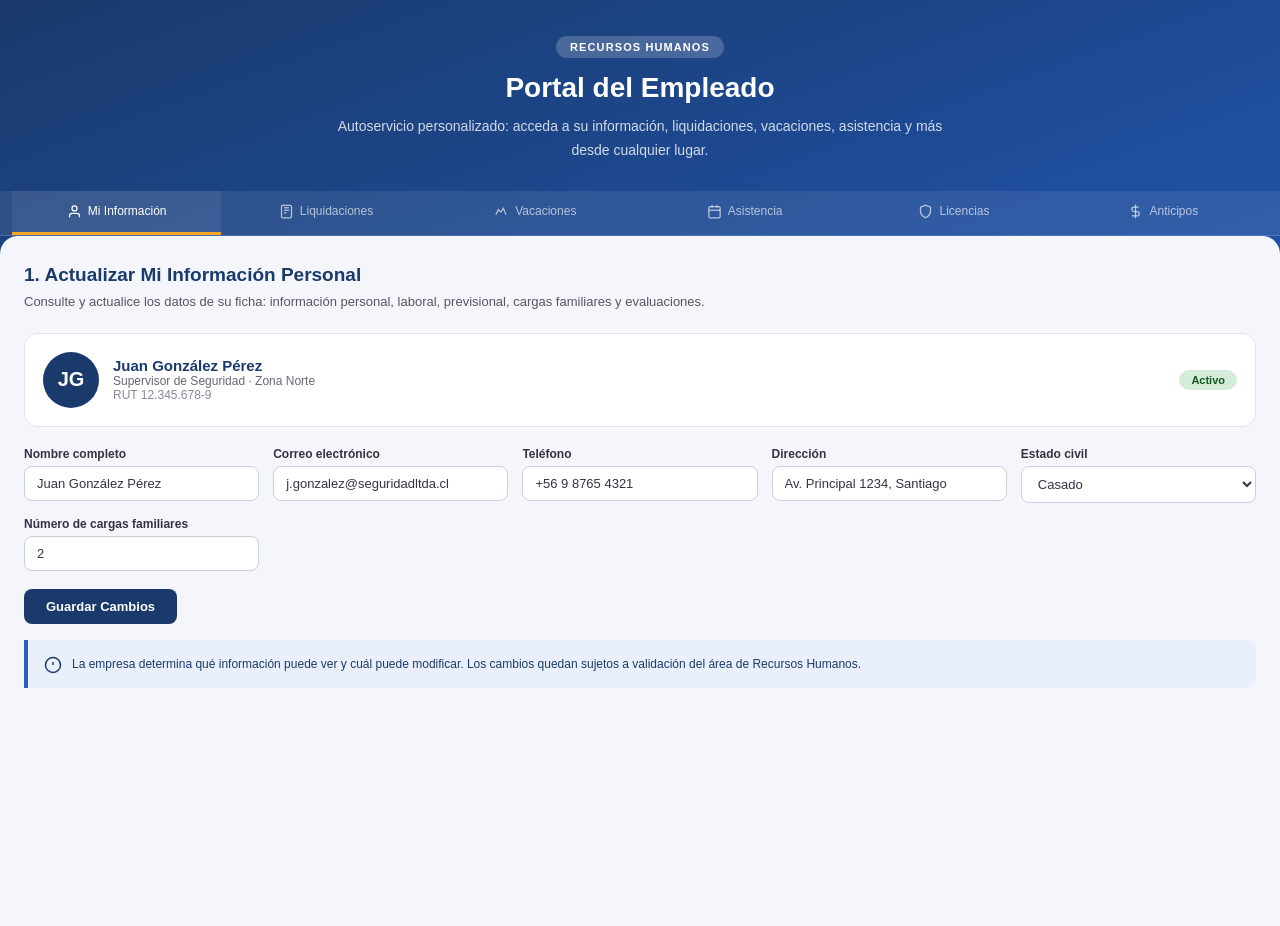
<file: portal_empleado.html>
<!DOCTYPE html>
<html lang="es">
<head>
  <meta charset="UTF-8" />
  <meta name="viewport" content="width=device-width, initial-scale=1.0" />
  <title>Portal del Empleado — ERP Seguridad LTDA</title>
  <link rel="stylesheet" href="portal_empleado.css" />
</head>
<body>

  <header class="hero">
    <div class="hero-inner">
      <span class="hero-badge">Recursos Humanos</span>
      <h1>Portal del Empleado</h1>
      <p>Autoservicio personalizado: acceda a su información, liquidaciones, vacaciones, asistencia y más desde cualquier lugar.</p>
    </div>
  </header>

  <nav class="nav-tabs" role="tablist">
    <button class="nav-tab active" onclick="switchTab('info')" role="tab">
      <svg width="15" height="15" viewBox="0 0 24 24" fill="none" stroke="currentColor" stroke-width="2" aria-hidden="true"><path d="M20 21v-2a4 4 0 0 0-4-4H8a4 4 0 0 0-4 4v2"/><circle cx="12" cy="7" r="4"/></svg>
      Mi Información
    </button>
    <button class="nav-tab" onclick="switchTab('liquidaciones')" role="tab">
      <svg width="15" height="15" viewBox="0 0 24 24" fill="none" stroke="currentColor" stroke-width="2" aria-hidden="true"><rect x="4" y="2" width="16" height="20" rx="2"/><line x1="8" y1="6" x2="16" y2="6"/><line x1="8" y1="10" x2="16" y2="10"/><line x1="8" y1="14" x2="12" y2="14"/></svg>
      Liquidaciones
    </button>
    <button class="nav-tab" onclick="switchTab('vacaciones')" role="tab">
      <svg width="15" height="15" viewBox="0 0 24 24" fill="none" stroke="currentColor" stroke-width="2" aria-hidden="true"><path d="M3 17l4-8 4 4 4-6 4 10"/></svg>
      Vacaciones
    </button>
    <button class="nav-tab" onclick="switchTab('asistencia')" role="tab">
      <svg width="15" height="15" viewBox="0 0 24 24" fill="none" stroke="currentColor" stroke-width="2" aria-hidden="true"><rect x="3" y="4" width="18" height="18" rx="2"/><line x1="16" y1="2" x2="16" y2="6"/><line x1="8" y1="2" x2="8" y2="6"/><line x1="3" y1="10" x2="21" y2="10"/></svg>
      Asistencia
    </button>
    <button class="nav-tab" onclick="switchTab('licencias')" role="tab">
      <svg width="15" height="15" viewBox="0 0 24 24" fill="none" stroke="currentColor" stroke-width="2" aria-hidden="true"><path d="M12 22s8-4 8-10V5l-8-3-8 3v7c0 6 8 10 8 10z"/></svg>
      Licencias
    </button>
    <button class="nav-tab" onclick="switchTab('anticipos')" role="tab">
      <svg width="15" height="15" viewBox="0 0 24 24" fill="none" stroke="currentColor" stroke-width="2" aria-hidden="true"><line x1="12" y1="1" x2="12" y2="23"/><path d="M17 5H9.5a3.5 3.5 0 0 0 0 7h5a3.5 3.5 0 0 1 0 7H6"/></svg>
      Anticipos
    </button>
  </nav>

  <main class="content">

    <!-- MI INFORMACIÓN -->
    <section id="sec-info" class="section active">
      <div class="section-header">
        <h2>1. Actualizar Mi Información Personal</h2>
        <p>Consulte y actualice los datos de su ficha: información personal, laboral, previsional, cargas familiares y evaluaciones.</p>
      </div>
      <div class="emp-perfil">
        <div class="emp-avatar">JG</div>
        <div class="emp-datos">
          <p class="emp-nombre">Juan González Pérez</p>
          <p class="emp-cargo">Supervisor de Seguridad · Zona Norte</p>
          <p class="emp-rut">RUT 12.345.678-9</p>
        </div>
        <span class="badge-activo">Activo</span>
      </div>
      <div class="form-grid">
        <div class="form-group">
          <label>Nombre completo</label>
          <input type="text" value="Juan González Pérez" />
        </div>
        <div class="form-group">
          <label>Correo electrónico</label>
          <input type="email" value="j.gonzalez@seguridadltda.cl" />
        </div>
        <div class="form-group">
          <label>Teléfono</label>
          <input type="text" value="+56 9 8765 4321" />
        </div>
        <div class="form-group">
          <label>Dirección</label>
          <input type="text" value="Av. Principal 1234, Santiago" />
        </div>
        <div class="form-group">
          <label>Estado civil</label>
          <select><option>Casado</option><option>Soltero</option><option>Divorciado</option></select>
        </div>
        <div class="form-group">
          <label>Número de cargas familiares</label>
          <input type="number" value="2" />
        </div>
      </div>
      <button class="btn-primary">Guardar Cambios</button>
      <div class="info-banner">
        <svg width="18" height="18" viewBox="0 0 24 24" fill="none" stroke="currentColor" stroke-width="2" aria-hidden="true"><circle cx="12" cy="12" r="10"/><line x1="12" y1="8" x2="12" y2="12"/><line x1="12" y1="16" x2="12.01" y2="16"/></svg>
        <p>La empresa determina qué información puede ver y cuál puede modificar. Los cambios quedan sujetos a validación del área de Recursos Humanos.</p>
      </div>
    </section>

    <!-- LIQUIDACIONES -->
    <section id="sec-liquidaciones" class="section">
      <div class="section-header">
        <h2>2. Consultar e Imprimir Liquidaciones</h2>
        <p>Acceda a todas sus liquidaciones de renta por mes e imprima las que necesite.</p>
      </div>
      <div class="liq-list">
        <div class="liq-row">
          <div class="liq-mes">
            <svg width="16" height="16" viewBox="0 0 24 24" fill="none" stroke="currentColor" stroke-width="2" aria-hidden="true"><rect x="4" y="2" width="16" height="20" rx="2"/><line x1="8" y1="6" x2="16" y2="6"/><line x1="8" y1="10" x2="16" y2="10"/></svg>
            <span>Mayo 2025</span>
          </div>
          <span class="liq-monto">$797.050</span>
          <button class="btn-sm">Imprimir</button>
        </div>
        <div class="liq-row">
          <div class="liq-mes">
            <svg width="16" height="16" viewBox="0 0 24 24" fill="none" stroke="currentColor" stroke-width="2" aria-hidden="true"><rect x="4" y="2" width="16" height="20" rx="2"/><line x1="8" y1="6" x2="16" y2="6"/><line x1="8" y1="10" x2="16" y2="10"/></svg>
            <span>Abril 2025</span>
          </div>
          <span class="liq-monto">$784.500</span>
          <button class="btn-sm">Imprimir</button>
        </div>
        <div class="liq-row">
          <div class="liq-mes">
            <svg width="16" height="16" viewBox="0 0 24 24" fill="none" stroke="currentColor" stroke-width="2" aria-hidden="true"><rect x="4" y="2" width="16" height="20" rx="2"/><line x1="8" y1="6" x2="16" y2="6"/><line x1="8" y1="10" x2="16" y2="10"/></svg>
            <span>Marzo 2025</span>
          </div>
          <span class="liq-monto">$791.200</span>
          <button class="btn-sm">Imprimir</button>
        </div>
        <div class="liq-row">
          <div class="liq-mes">
            <svg width="16" height="16" viewBox="0 0 24 24" fill="none" stroke="currentColor" stroke-width="2" aria-hidden="true"><rect x="4" y="2" width="16" height="20" rx="2"/><line x1="8" y1="6" x2="16" y2="6"/><line x1="8" y1="10" x2="16" y2="10"/></svg>
            <span>Febrero 2025</span>
          </div>
          <span class="liq-monto">$780.000</span>
          <button class="btn-sm">Imprimir</button>
        </div>
        <div class="liq-row">
          <div class="liq-mes">
            <svg width="16" height="16" viewBox="0 0 24 24" fill="none" stroke="currentColor" stroke-width="2" aria-hidden="true"><rect x="4" y="2" width="16" height="20" rx="2"/><line x1="8" y1="6" x2="16" y2="6"/><line x1="8" y1="10" x2="16" y2="10"/></svg>
            <span>Enero 2025</span>
          </div>
          <span class="liq-monto">$775.300</span>
          <button class="btn-sm">Imprimir</button>
        </div>
      </div>
    </section>

    <!-- VACACIONES -->
    <section id="sec-vacaciones" class="section">
      <div class="section-header">
        <h2>3. Solicitar Vacaciones e Imprimir Ficha</h2>
        <p>Solicite vacaciones indicando el rango de fechas y consulte los días tomados y pendientes.</p>
      </div>
      <div class="vac-stats">
        <div class="vac-stat"><p class="vnum blue">15</p><p class="vlabel">Días con derecho</p></div>
        <div class="vac-stat"><p class="vnum green">10</p><p class="vlabel">Días tomados</p></div>
        <div class="vac-stat"><p class="vnum amber">5</p><p class="vlabel">Días pendientes</p></div>
      </div>
      <div class="form-card">
        <p class="form-card-title">Nueva Solicitud de Vacaciones</p>
        <div class="form-grid2">
          <div class="form-group"><label>Fecha de inicio</label><input type="date" /></div>
          <div class="form-group"><label>Fecha de término</label><input type="date" /></div>
          <div class="form-group"><label>Días hábiles</label><input type="number" placeholder="0" readonly /></div>
          <div class="form-group"><label>Motivo</label><input type="text" placeholder="Ingrese el motivo" /></div>
        </div>
        <div class="btn-row">
          <button class="btn-primary">Enviar Solicitud</button>
          <button class="btn-outline">Imprimir Ficha</button>
        </div>
      </div>
      <div class="cert-btn-wrap">
        <button class="btn-outline">Imprimir Certificado de Antigüedad</button>
      </div>
    </section>

    <!-- ASISTENCIA -->
    <section id="sec-asistencia" class="section">
      <div class="section-header">
        <h2>5. Mi Hoja de Control de Asistencia</h2>
        <p>Consulte el detalle diario de entradas, salidas, horas trabajadas y ausentismos en el rango de fechas que elija.</p>
      </div>
      <div class="filter-row">
        <div class="form-group"><label>Desde</label><input type="date" value="2025-06-01" /></div>
        <div class="form-group"><label>Hasta</label><input type="date" value="2025-06-07" /></div>
        <button class="btn-primary" style="align-self:flex-end;">Consultar</button>
      </div>
      <div class="table-wrap">
        <table class="data-table">
          <thead>
            <tr><th>Fecha</th><th>Entrada</th><th>Salida</th><th>Hrs. Trabajadas</th><th>Ausentismo</th><th>Estado</th></tr>
          </thead>
          <tbody>
            <tr><td>03/06/2025</td><td>08:02</td><td>17:05</td><td>9h 03m</td><td>—</td><td><span class="badge ok">Normal</span></td></tr>
            <tr><td>04/06/2025</td><td>08:18</td><td>17:00</td><td>8h 42m</td><td>—</td><td><span class="badge warn">Atraso 18 min</span></td></tr>
            <tr><td>05/06/2025</td><td>—</td><td>—</td><td>—</td><td>8h 00m</td><td><span class="badge info">Licencia</span></td></tr>
            <tr><td>06/06/2025</td><td>08:00</td><td>17:00</td><td>9h 00m</td><td>—</td><td><span class="badge ok">Normal</span></td></tr>
            <tr><td>07/06/2025</td><td>08:05</td><td>17:10</td><td>9h 05m</td><td>—</td><td><span class="badge ok">Normal</span></td></tr>
          </tbody>
        </table>
      </div>
    </section>

    <!-- LICENCIAS -->
    <section id="sec-licencias" class="section">
      <div class="section-header">
        <h2>6. Consultar Mis Licencias Médicas</h2>
        <p>Revise sus licencias médicas en un período determinado, tanto aprobadas como rechazadas.</p>
      </div>
      <div class="filter-row">
        <div class="form-group"><label>Período desde</label><input type="date" value="2025-01-01" /></div>
        <div class="form-group"><label>Período hasta</label><input type="date" value="2025-06-30" /></div>
        <button class="btn-primary" style="align-self:flex-end;">Buscar</button>
      </div>
      <div class="licencias-list">
        <div class="lic-item">
          <div class="lic-icon green"><svg width="18" height="18" viewBox="0 0 24 24" fill="none" stroke="currentColor" stroke-width="2" aria-hidden="true"><path d="M12 22s8-4 8-10V5l-8-3-8 3v7c0 6 8 10 8 10z"/></svg></div>
          <div class="lic-info"><strong>Licencia Tipo 1 — Enfermedad común</strong><span>05/03/2025 al 07/03/2025 · 3 días</span></div>
          <span class="badge ok">Aprobada</span>
        </div>
        <div class="lic-item">
          <div class="lic-icon green"><svg width="18" height="18" viewBox="0 0 24 24" fill="none" stroke="currentColor" stroke-width="2" aria-hidden="true"><path d="M12 22s8-4 8-10V5l-8-3-8 3v7c0 6 8 10 8 10z"/></svg></div>
          <div class="lic-info"><strong>Licencia Tipo 1 — Enfermedad común</strong><span>05/06/2025 al 05/06/2025 · 1 día</span></div>
          <span class="badge ok">Aprobada</span>
        </div>
        <div class="lic-item">
          <div class="lic-icon red"><svg width="18" height="18" viewBox="0 0 24 24" fill="none" stroke="currentColor" stroke-width="2" aria-hidden="true"><path d="M12 22s8-4 8-10V5l-8-3-8 3v7c0 6 8 10 8 10z"/></svg></div>
          <div class="lic-info"><strong>Licencia Tipo 2 — Accidente laboral</strong><span>15/04/2025 al 17/04/2025 · 3 días</span></div>
          <span class="badge danger">Rechazada</span>
        </div>
      </div>
    </section>

    <!-- ANTICIPOS -->
    <section id="sec-anticipos" class="section">
      <div class="section-header">
        <h2>7. Solicitar Anticipo</h2>
        <p>Realice directamente su solicitud de anticipo indicando el monto y un motivo. La solicitud se envía vía email al encargado de remuneraciones.</p>
      </div>
      <div class="form-card">
        <p class="form-card-title">Nueva Solicitud de Anticipo</p>
        <div class="form-grid2">
          <div class="form-group"><label>Monto solicitado ($)</label><input type="number" placeholder="Ej: 200000" /></div>
          <div class="form-group"><label>Fecha requerida</label><input type="date" /></div>
          <div class="form-group full"><label>Motivo</label><textarea rows="3" placeholder="Describa brevemente el motivo del anticipo..."></textarea></div>
        </div>
        <button class="btn-primary">Enviar Solicitud por Email</button>
      </div>
      <div class="anticipo-historial">
        <p class="form-card-title" style="padding:14px 16px; border-bottom:1.5px solid #e0e6f0;">Historial de Anticipos</p>
        <div class="liq-row"><div class="liq-mes"><span>Marzo 2025</span></div><span class="liq-monto">$150.000</span><span class="badge ok">Aprobado</span></div>
        <div class="liq-row"><div class="liq-mes"><span>Enero 2025</span></div><span class="liq-monto">$200.000</span><span class="badge ok">Aprobado</span></div>
      </div>
    </section>

  </main>

  <script>
    function switchTab(id) {
      var ids = ['info','liquidaciones','vacaciones','asistencia','licencias','anticipos'];
      document.querySelectorAll('.nav-tab').forEach(function(t, i) {
        var active = ids[i] === id;
        t.classList.toggle('active', active);
        t.setAttribute('aria-selected', active);
      });
      document.querySelectorAll('.section').forEach(function(s) {
        s.classList.toggle('active', s.id === 'sec-' + id);
      });
    }
  </script>
</body>
</html>
</file>
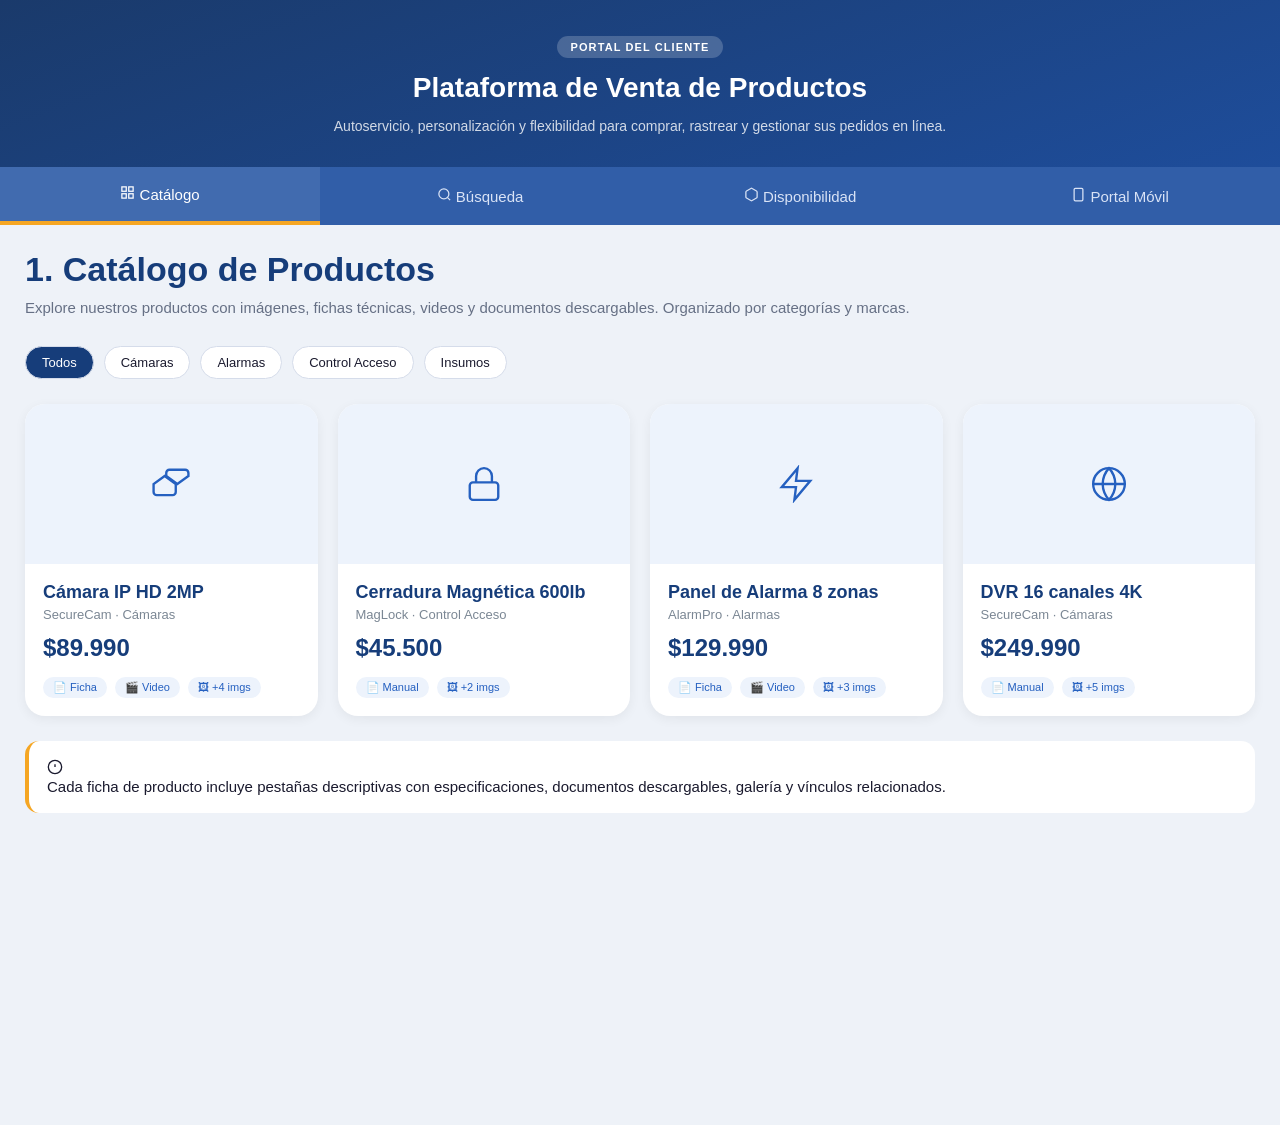
<file: portal_ventas.html>
<!DOCTYPE html>
<html lang="es">
<head>
  <meta charset="UTF-8" />
  <meta name="viewport" content="width=device-width, initial-scale=1.0" />
  <title>Portal del Cliente — ERP Seguridad LTDA</title>
  <link rel="stylesheet" href="portal_ventas.css" />
</head>
<body>

  <header class="">
    
  </header>

  <div class="hero">
    <span class="hero-badge">Portal del Cliente</span>
    <h1>Plataforma de Venta de Productos</h1>
    <p>Autoservicio, personalización y flexibilidad para comprar, rastrear y gestionar sus pedidos en línea.</p>
  </div>

  <nav class="nav-tabs">
    <button class="nav-tab active" onclick="switchTab('catalogo')">
      <svg width="15" height="15" viewBox="0 0 24 24" fill="none" stroke="currentColor" stroke-width="2"><rect x="3" y="3" width="7" height="7"/><rect x="14" y="3" width="7" height="7"/><rect x="3" y="14" width="7" height="7"/><rect x="14" y="14" width="7" height="7"/></svg>
      Catálogo
    </button>
    <button class="nav-tab" onclick="switchTab('busqueda')">
      <svg width="15" height="15" viewBox="0 0 24 24" fill="none" stroke="currentColor" stroke-width="2"><circle cx="11" cy="11" r="8"/><line x1="21" y1="21" x2="16.65" y2="16.65"/></svg>
      Búsqueda
    </button>
    <button class="nav-tab" onclick="switchTab('inventario')">
      <svg width="15" height="15" viewBox="0 0 24 24" fill="none" stroke="currentColor" stroke-width="2"><path d="M21 16V8a2 2 0 0 0-1-1.73L13 2.27a2 2 0 0 0-2 0L4 6.27A2 2 0 0 0 3 8v8a2 2 0 0 0 1 1.73L11 21.73a2 2 0 0 0 2 0l7-4A2 2 0 0 0 21 16z"/></svg>
      Disponibilidad
    </button>
    <button class="nav-tab" onclick="switchTab('movil')">
      <svg width="15" height="15" viewBox="0 0 24 24" fill="none" stroke="currentColor" stroke-width="2"><rect x="5" y="2" width="14" height="20" rx="2" ry="2"/><line x1="12" y1="18" x2="12.01" y2="18"/></svg>
      Portal Móvil
    </button>
  </nav>

  <main class="page-body">

    <!-- CATÁLOGO -->
    <section id="sec-catalogo" class="section active">
      <div class="section-header">
        <h2>1. Catálogo de Productos</h2>
        <p>Explore nuestros productos con imágenes, fichas técnicas, videos y documentos descargables. Organizado por categorías y marcas.</p>
      </div>
      <div class="filter-row">
        <span class="filter-pill active">Todos</span>
        <span class="filter-pill">Cámaras</span>
        <span class="filter-pill">Alarmas</span>
        <span class="filter-pill">Control Acceso</span>
        <span class="filter-pill">Insumos</span>
      </div>
      <div class="cat-grid">
        <div class="cat-card">
          <div class="cat-img"><svg width="38" height="38" viewBox="0 0 24 24" fill="none" stroke="currentColor" stroke-width="1.5"><path d="M23 7l-7 5-7-5V5a2 2 0 0 1 2-2h10a2 2 0 0 1 2 2v2z"/><path d="M1 17v-5l7-5 7 5v5a2 2 0 0 1-2 2H3a2 2 0 0 1-2-2z"/></svg></div>
          <div class="cat-body">
            <p class="cat-name">Cámara IP HD 2MP</p>
            <p class="cat-brand">SecureCam · Cámaras</p>
            <p class="cat-price">$89.990</p>
            <div class="cat-media"><span>📄 Ficha</span><span>🎬 Video</span><span>🖼 +4 imgs</span></div>
          </div>
        </div>
        <div class="cat-card">
          <div class="cat-img"><svg width="38" height="38" viewBox="0 0 24 24" fill="none" stroke="currentColor" stroke-width="1.5"><rect x="3" y="11" width="18" height="11" rx="2"/><path d="M7 11V7a5 5 0 0 1 10 0v4"/></svg></div>
          <div class="cat-body">
            <p class="cat-name">Cerradura Magnética 600lb</p>
            <p class="cat-brand">MagLock · Control Acceso</p>
            <p class="cat-price">$45.500</p>
            <div class="cat-media"><span>📄 Manual</span><span>🖼 +2 imgs</span></div>
          </div>
        </div>
        <div class="cat-card">
          <div class="cat-img"><svg width="38" height="38" viewBox="0 0 24 24" fill="none" stroke="currentColor" stroke-width="1.5"><polygon points="13 2 3 14 12 14 11 22 21 10 12 10 13 2"/></svg></div>
          <div class="cat-body">
            <p class="cat-name">Panel de Alarma 8 zonas</p>
            <p class="cat-brand">AlarmPro · Alarmas</p>
            <p class="cat-price">$129.990</p>
            <div class="cat-media"><span>📄 Ficha</span><span>🎬 Video</span><span>🖼 +3 imgs</span></div>
          </div>
        </div>
        <div class="cat-card">
          <div class="cat-img"><svg width="38" height="38" viewBox="0 0 24 24" fill="none" stroke="currentColor" stroke-width="1.5"><circle cx="12" cy="12" r="10"/><line x1="2" y1="12" x2="22" y2="12"/><path d="M12 2a15.3 15.3 0 0 1 4 10 15.3 15.3 0 0 1-4 10 15.3 15.3 0 0 1-4-10 15.3 15.3 0 0 1 4-10z"/></svg></div>
          <div class="cat-body">
            <p class="cat-name">DVR 16 canales 4K</p>
            <p class="cat-brand">SecureCam · Cámaras</p>
            <p class="cat-price">$249.990</p>
            <div class="cat-media"><span>📄 Manual</span><span>🖼 +5 imgs</span></div>
          </div>
        </div>
      </div>
      <div class="info-banner">
        <svg width="16" height="16" viewBox="0 0 24 24" fill="none" stroke="currentColor" stroke-width="2"><circle cx="12" cy="12" r="10"/><line x1="12" y1="8" x2="12" y2="12"/><line x1="12" y1="16" x2="12.01" y2="16"/></svg>
        <p>Cada ficha de producto incluye pestañas descriptivas con especificaciones, documentos descargables, galería y vínculos relacionados.</p>
      </div>
    </section>

    <!-- BÚSQUEDA -->
    <section id="sec-busqueda" class="section">
      <div class="section-header">
        <h2>2. Búsqueda Optimizada</h2>
        <p>Encuentre cualquier producto en instantes con sugerencias automáticas, filtros avanzados y búsqueda por código.</p>
      </div>
      <div class="search-box">
        <div class="search-bar-pv">
          <svg width="18" height="18" viewBox="0 0 24 24" fill="none" stroke="currentColor" stroke-width="2"><circle cx="11" cy="11" r="8"/><line x1="21" y1="21" x2="16.65" y2="16.65"/></svg>
          <span>Buscar producto, categoría o código…</span>
        </div>
        <p class="slabel">Sugerencias mientras escribe:</p>
        <div class="suggestions">
          <span class="pill-pv">Cámara IP</span>
          <span class="pill-pv">Cámara 4K exterior</span>
          <span class="pill-pv">Cámaras de seguridad</span>
          <span class="pill-pv">Kit cámaras + DVR</span>
        </div>
        <p class="slabel" style="margin-top:14px;">Filtros avanzados:</p>
        <div class="filter-row">
          <span class="filter-pill active">Categoría</span>
          <span class="filter-pill">Marca</span>
          <span class="filter-pill">Precio</span>
          <span class="filter-pill">Código</span>
          <span class="filter-pill">Disponibilidad</span>
          <span class="filter-pill">Valoración</span>
        </div>
      </div>
      <div class="card-grid">
        <div class="card"><div class="card-icon"><svg width="20" height="20" viewBox="0 0 24 24" fill="none" stroke="currentColor" stroke-width="2"><polyline points="4 7 4 4 20 4 20 7"/><line x1="9" y1="20" x2="15" y2="20"/><line x1="12" y1="4" x2="12" y2="20"/></svg></div><h3>Autocompletado inteligente</h3><p>El sistema sugiere productos y frases conforme escribe, acelerando la búsqueda.</p></div>
        <div class="card"><div class="card-icon"><svg width="20" height="20" viewBox="0 0 24 24" fill="none" stroke="currentColor" stroke-width="2"><line x1="4" y1="21" x2="4" y2="14"/><line x1="4" y1="10" x2="4" y2="3"/><line x1="12" y1="21" x2="12" y2="12"/><line x1="12" y1="8" x2="12" y2="3"/><line x1="20" y1="21" x2="20" y2="16"/><line x1="20" y1="12" x2="20" y2="3"/><line x1="1" y1="14" x2="7" y2="14"/><line x1="9" y1="8" x2="15" y2="8"/><line x1="17" y1="16" x2="23" y2="16"/></svg></div><h3>Filtros combinados</h3><p>Aplica múltiples filtros simultáneos para encontrar el producto exacto al instante.</p></div>
        <div class="card"><div class="card-icon"><svg width="20" height="20" viewBox="0 0 24 24" fill="none" stroke="currentColor" stroke-width="2"><rect x="3" y="9" width="18" height="13" rx="2"/><path d="M8 9V5a4 4 0 0 1 8 0v4"/></svg></div><h3>Búsqueda por código</h3><p>Accede directamente al producto mediante su código interno o referencia de proveedor.</p></div>
      </div>
    </section>

    <!-- DISPONIBILIDAD -->
    <section id="sec-inventario" class="section">
      <div class="section-header">
        <h2>3. Disponibilidad en Tiempo Real</h2>
        <p>Consulte el stock disponible de cada producto antes de comprar. La disponibilidad se actualiza en tiempo real desde el ERP.</p>
      </div>
      <div class="inv-list-pv">
        <div class="inv-pv-item">
          <div class="inv-pv-icon"><svg width="22" height="22" viewBox="0 0 24 24" fill="none" stroke="currentColor" stroke-width="1.5"><path d="M23 7l-7 5-7-5V5a2 2 0 0 1 2-2h10a2 2 0 0 1 2 2v2z"/><path d="M1 17v-5l7-5 7 5v5a2 2 0 0 1-2 2H3a2 2 0 0 1-2-2z"/></svg></div>
          <div class="inv-pv-info">
            <strong>Cámara IP HD 2MP</strong>
            <span>SecureCam · CAM-001</span>
            <div class="bar-wrap"><div class="bar" style="width:80%; background:#1a3a6b;"></div></div>
          </div>
          <div class="inv-pv-right">
            <span class="badge badge-green">Disponible</span>
            <button class="btn btn-primary" style="font-size:11px;padding:6px 14px;margin-top:6px;">Agregar</button>
          </div>
        </div>
        <div class="inv-pv-item">
          <div class="inv-pv-icon"><svg width="22" height="22" viewBox="0 0 24 24" fill="none" stroke="currentColor" stroke-width="1.5"><rect x="3" y="11" width="18" height="11" rx="2"/><path d="M7 11V7a5 5 0 0 1 10 0v4"/></svg></div>
          <div class="inv-pv-info">
            <strong>Cerradura Magnética 600lb</strong>
            <span>MagLock · CER-042</span>
            <div class="bar-wrap"><div class="bar" style="width:12%; background:#c07a00;"></div></div>
          </div>
          <div class="inv-pv-right">
            <span class="badge badge-amber">Stock bajo</span>
            <button class="btn btn-secondary" style="font-size:11px;padding:6px 14px;margin-top:6px;">Alerta</button>
          </div>
        </div>
        <div class="inv-pv-item">
          <div class="inv-pv-icon"><svg width="22" height="22" viewBox="0 0 24 24" fill="none" stroke="currentColor" stroke-width="1.5"><polygon points="13 2 3 14 12 14 11 22 21 10 12 10 13 2"/></svg></div>
          <div class="inv-pv-info">
            <strong>Panel de Alarma 8 zonas</strong>
            <span>AlarmPro · ALA-018</span>
            <div class="bar-wrap"><div class="bar" style="width:0%;"></div></div>
          </div>
          <div class="inv-pv-right">
            <span class="badge badge-red">Agotado</span>
            <button class="btn btn-secondary" style="font-size:11px;padding:6px 14px;margin-top:6px;">Notificar</button>
          </div>
        </div>
        <div class="inv-pv-item">
          <div class="inv-pv-icon"><svg width="22" height="22" viewBox="0 0 24 24" fill="none" stroke="currentColor" stroke-width="1.5"><circle cx="12" cy="12" r="10"/><line x1="2" y1="12" x2="22" y2="12"/></svg></div>
          <div class="inv-pv-info">
            <strong>DVR 16 canales 4K</strong>
            <span>SecureCam · DVR-009</span>
            <div class="bar-wrap"><div class="bar" style="width:55%; background:#1a3a6b;"></div></div>
          </div>
          <div class="inv-pv-right">
            <span class="badge badge-green">Disponible</span>
            <button class="btn btn-primary" style="font-size:11px;padding:6px 14px;margin-top:6px;">Agregar</button>
          </div>
        </div>
      </div>
    </section>

    <!-- PORTAL MÓVIL -->
    <section id="sec-movil" class="section">
      <div class="section-header">
        <h2>4. Portal de Ventas Móvil</h2>
        <p>Gestión completa de pedidos desde cualquier dispositivo. Equipo de ventas automatizado con acceso a cuentas, contactos y seguimiento en tiempo real.</p>
      </div>
      <div class="card-grid">
        <div class="card">
          <div class="card-icon" style="background:#eaf0fb; color:#2560c0;"><svg width="20" height="20" viewBox="0 0 24 24" fill="none" stroke="currentColor" stroke-width="2"><path d="M17 21v-2a4 4 0 0 0-4-4H5a4 4 0 0 0-4 4v2"/><circle cx="9" cy="7" r="4"/><path d="M23 21v-2a4 4 0 0 0-3-3.87"/><path d="M16 3.13a4 4 0 0 1 0 7.75"/></svg></div>
          <h3>Cuentas y Contactos</h3>
          <p>Historial completo de cada cliente, pedidos anteriores y datos de contacto disponibles desde el móvil.</p>
        </div>
        <div class="card">
          <div class="card-icon" style="background:#d4f4e0; color:#1a6638;"><svg width="20" height="20" viewBox="0 0 24 24" fill="none" stroke="currentColor" stroke-width="2"><path d="M14 2H6a2 2 0 0 0-2 2v16a2 2 0 0 0 2 2h12a2 2 0 0 0 2-2V8z"/><polyline points="14 2 14 8 20 8"/><line x1="12" y1="18" x2="12" y2="12"/><line x1="9" y1="15" x2="15" y2="15"/></svg></div>
          <h3>Crear Pedidos</h3>
          <p>Genere nuevas órdenes de compra en segundos directamente desde el teléfono o tablet.</p>
        </div>
        <div class="card">
          <div class="card-icon" style="background:#fff3cd; color:#856404;"><svg width="20" height="20" viewBox="0 0 24 24" fill="none" stroke="currentColor" stroke-width="2"><rect x="1" y="3" width="15" height="13"/><polygon points="16 8 20 8 23 11 23 16 16 16 16 8"/><circle cx="5.5" cy="18.5" r="2.5"/><circle cx="18.5" cy="18.5" r="2.5"/></svg></div>
          <h3>Seguimiento de Pedidos</h3>
          <p>Rastree el estado de cada orden: confirmado, en tránsito, entregado o con incidencia.</p>
        </div>
        <div class="card">
          <div class="card-icon" style="background:#fde8e8; color:#a02020;"><svg width="20" height="20" viewBox="0 0 24 24" fill="none" stroke="currentColor" stroke-width="2"><path d="M20.84 4.61a5.5 5.5 0 0 0-7.78 0L12 5.67l-1.06-1.06a5.5 5.5 0 0 0-7.78 7.78l1.06 1.06L12 21.23l7.78-7.78 1.06-1.06a5.5 5.5 0 0 0 0-7.78z"/></svg></div>
          <h3>Experiencia de Compra</h3>
          <p>Flujo de compra optimizado para reducir fricciones y aumentar la tasa de conversión en línea.</p>
        </div>
      </div>
      <div class="info-banner">
        <svg width="16" height="16" viewBox="0 0 24 24" fill="none" stroke="currentColor" stroke-width="2"><rect x="5" y="2" width="14" height="20" rx="2" ry="2"/><line x1="12" y1="18" x2="12.01" y2="18"/></svg>
        <p>El portal está optimizado para escritorio, tablet y móvil. Compatible con todos los navegadores y dispositivos según estándares web vigentes.</p>
      </div>
    </section>

  </main>

  <script>
    function switchTab(id) {
      var ids = ['catalogo','busqueda','inventario','movil'];
      document.querySelectorAll('.nav-tab').forEach(function(t, i) {
        t.classList.toggle('active', ids[i] === id);
      });
      document.querySelectorAll('.section').forEach(function(s) {
        s.classList.toggle('active', s.id === 'sec-' + id);
      });
    }
    document.querySelectorAll('.filter-pill').forEach(function(p) {
      p.addEventListener('click', function() {
        p.closest('.filter-row').querySelectorAll('.filter-pill').forEach(function(x){ x.classList.remove('active'); });
        p.classList.add('active');
      });
    });
  </script>
</body>
</html>
</file>
<file: index.css>
*, *::before, *::after { box-sizing: border-box; margin: 0; padding: 0; }

    :root {
      --navy:    #0f2447;
      --blue:    #1a3a6b;
      --blue-m:  #2560c0;
      --blue-l:  #3b7de8;
      --amber:   #F5A623;
      --amber-d: #d4891a;
      --white:   #ffffff;
      --gray-1:  #f4f6fb;
      --gray-2:  #e4eaf5;
      --gray-3:  #b0bbcf;
      --text:    #1a1a2e;
      --text-s:  #4a5568;
      --radius:  12px;
      --bar-h:   60px;
    }

    body {
      font-family: 'DM Sans', sans-serif;
      background: var(--gray-1);
      color: var(--text);
      min-height: 100vh;
    }

    /* ─── TOPBAR ─── */
    .topbar {
      position: sticky;
      top: 0;
      z-index: 100;
      height: var(--bar-h);
      background: var(--navy);
      display: flex;
      align-items: center;
      padding: 0 28px;
      gap: 0;
      box-shadow: 0 2px 16px rgba(0,0,0,.35);
    }

    .tb-brand {
      display: flex;
      align-items: center;
      gap: 10px;
      text-decoration: none;
      flex-shrink: 0;
      margin-right: 32px;
    }
    .tb-brand-icon {
      width: 34px; height: 34px;
      background: var(--amber);
      border-radius: 8px;
      display: flex; align-items: center; justify-content: center;
      flex-shrink: 0;
    }
    .tb-brand-icon svg { display: block; }
    .tb-brand-name {
      font-size: 14px;
      font-weight: 700;
      color: var(--white);
      line-height: 1.2;
    }
    .tb-brand-sub {
      font-size: 10px;
      font-weight: 400;
      color: var(--gray-3);
      letter-spacing: .04em;
    }

    /* ─── NAV ─── */
    .tb-nav { display: flex; align-items: center; gap: 2px; flex: 1; }

    .tb-menu { position: relative; }

    .tb-menu-btn {
      display: flex;
      align-items: center;
      gap: 7px;
      padding: 8px 14px;
      background: transparent;
      border: none;
      border-radius: 8px;
      color: rgba(255,255,255,.8);
      font-family: inherit;
      font-size: 13.5px;
      font-weight: 500;
      cursor: pointer;
      transition: background .15s, color .15s;
      white-space: nowrap;
    }
    .tb-menu-btn:hover,
    .tb-menu.open .tb-menu-btn {
      background: rgba(255,255,255,.1);
      color: var(--white);
    }
    .tb-menu-btn svg.chevron {
      transition: transform .2s;
      flex-shrink: 0;
      opacity: .6;
    }
    .tb-menu.open .tb-menu-btn svg.chevron { transform: rotate(180deg); opacity: 1; }

    /* Dot indicador de rol activo */
    .tb-menu-btn .dot {
      width: 6px; height: 6px;
      border-radius: 50%;
      background: var(--amber);
      flex-shrink: 0;
    }

    /* ─── DROPDOWN ─── */
    .tb-dropdown {
      position: absolute;
      top: calc(100% + 8px);
      left: 0;
      min-width: 230px;
      background: var(--white);
      border-radius: var(--radius);
      box-shadow: 0 8px 40px rgba(15,36,71,.22);
      border: 1px solid var(--gray-2);
      overflow: hidden;
      opacity: 0;
      transform: translateY(-6px);
      pointer-events: none;
      transition: opacity .18s, transform .18s;
    }
    .tb-menu.open .tb-dropdown {
      opacity: 1;
      transform: translateY(0);
      pointer-events: auto;
    }

    .dd-header {
      padding: 12px 16px 8px;
      border-bottom: 1px solid var(--gray-2);
    }
    .dd-role-badge {
      display: inline-flex;
      align-items: center;
      gap: 5px;
      font-size: 10.5px;
      font-weight: 600;
      letter-spacing: .07em;
      text-transform: uppercase;
      color: var(--blue);
      background: #e8effe;
      border-radius: 20px;
      padding: 3px 9px;
    }
    .dd-role-badge .dot {
      width: 5px; height: 5px;
      border-radius: 50%;
      background: var(--blue-m);
    }

    .dd-items { padding: 6px; }

    .dd-item {
      display: flex;
      align-items: center;
      gap: 10px;
      padding: 9px 12px;
      border-radius: 8px;
      text-decoration: none;
      color: var(--text);
      font-size: 13.5px;
      font-weight: 500;
      transition: background .13s;
    }
    .dd-item:hover { background: var(--gray-1); }

    .dd-item-icon {
      width: 30px; height: 30px;
      border-radius: 8px;
      display: flex; align-items: center; justify-content: center;
      flex-shrink: 0;
    }
    .dd-item-icon.blue  { background: #dbe8fc; color: var(--blue-m); }
    .dd-item-icon.amber { background: #fef3d8; color: var(--amber-d); }
    .dd-item-icon.green { background: #d7f5e8; color: #1a7a50; }
    .dd-item-icon.violet{ background: #ede8fe; color: #6040c0; }

    .dd-item-text { flex: 1; }
    .dd-item-name { display: block; }
    .dd-item-desc {
      display: block;
      font-size: 11px;
      color: var(--text-s);
      font-weight: 400;
      margin-top: 1px;
    }

    .dd-divider {
      height: 1px;
      background: var(--gray-2);
      margin: 4px 6px;
    }

    /* ─── RIGHT SIDE TOPBAR ─── */
    .tb-right {
      display: flex;
      align-items: center;
      gap: 12px;
      margin-left: auto;
    }

    .tb-role-selector {
      display: flex;
      align-items: center;
      gap: 8px;
      background: rgba(255,255,255,.08);
      border: 1px solid rgba(255,255,255,.15);
      border-radius: 8px;
      padding: 5px 10px 5px 8px;
    }
    .tb-role-selector label {
      font-size: 11px;
      color: var(--gray-3);
      white-space: nowrap;
      font-weight: 500;
    }
    .tb-role-selector select {
      background: transparent;
      border: none;
      color: var(--white);
      font-family: inherit;
      font-size: 12.5px;
      font-weight: 600;
      cursor: pointer;
      outline: none;
      padding-right: 2px;
    }
    .tb-role-selector select option { background: var(--navy); color: var(--white); }

    /* ─── HERO / CONTENT AREA ─── */
    .hero {
      background: linear-gradient(135deg, var(--blue) 0%, var(--blue-m) 55%, #1e5db8 100%);
      padding: 56px 40px 64px;
      position: relative;
      overflow: hidden;
    }
    .hero::before {
      content: '';
      position: absolute;
      inset: 0;
      background: url("data:image/svg+xml,%3Csvg width='60' height='60' viewBox='0 0 60 60' xmlns='http://www.w3.org/2000/svg'%3E%3Cg fill='none' fill-rule='evenodd'%3E%3Cg fill='%23ffffff' fill-opacity='0.03'%3E%3Cpath d='M36 34v-4h-2v4h-4v2h4v4h2v-4h4v-2h-4zm0-30V0h-2v4h-4v2h4v4h2V6h4V4h-4zM6 34v-4H4v4H0v2h4v4h2v-4h4v-2H6zM6 4V0H4v4H0v2h4v4h2V6h4V4H6z'/%3E%3C/g%3E%3C/g%3E%3C/svg%3E");
      pointer-events: none;
    }
    .hero-inner { position: relative; max-width: 680px; }
    .hero-badge {
      display: inline-flex;
      align-items: center;
      gap: 6px;
      background: rgba(245,166,35,.18);
      border: 1px solid rgba(245,166,35,.35);
      color: var(--amber);
      font-size: 11.5px;
      font-weight: 700;
      letter-spacing: .08em;
      text-transform: uppercase;
      border-radius: 20px;
      padding: 4px 12px;
      margin-bottom: 18px;
    }
    .hero h1 {
      font-size: clamp(28px, 4vw, 42px);
      font-weight: 700;
      color: var(--white);
      line-height: 1.15;
      margin-bottom: 14px;
      letter-spacing: -.01em;
    }
    .hero p {
      font-size: 16px;
      color: rgba(255,255,255,.72);
      line-height: 1.6;
      max-width: 520px;
    }

    /* ─── MAIN CONTENT ─── */
    .main { max-width: 1100px; margin: 0 auto; padding: 40px 28px 80px; }

    .section-label {
      font-size: 11px;
      font-weight: 700;
      letter-spacing: .1em;
      text-transform: uppercase;
      color: var(--blue-m);
      margin-bottom: 14px;
    }

    .modules-grid {
      display: grid;
      grid-template-columns: repeat(auto-fill, minmax(240px, 1fr));
      gap: 16px;
      margin-bottom: 40px;
    }

    .module-card {
      background: var(--white);
      border-radius: var(--radius);
      padding: 22px 20px;
      text-decoration: none;
      color: var(--text);
      border: 1.5px solid var(--gray-2);
      display: flex;
      flex-direction: column;
      gap: 12px;
      transition: border-color .18s, box-shadow .18s, transform .18s;
      cursor: pointer;
    }
    .module-card:hover {
      border-color: var(--blue-l);
      box-shadow: 0 6px 28px rgba(37,96,192,.13);
      transform: translateY(-2px);
    }
    .module-card.hidden { display: none; }

    .mc-icon {
      width: 44px; height: 44px;
      border-radius: 10px;
      display: flex; align-items: center; justify-content: center;
    }
    .mc-icon.blue   { background: #dbe8fc; color: var(--blue-m); }
    .mc-icon.amber  { background: #fef3d8; color: var(--amber-d); }
    .mc-icon.green  { background: #d7f5e8; color: #1a7a50; }
    .mc-icon.violet { background: #ede8fe; color: #6040c0; }

    .mc-title {
      font-size: 15px;
      font-weight: 700;
      color: var(--text);
    }
    .mc-desc {
      font-size: 12.5px;
      color: var(--text-s);
      line-height: 1.5;
    }
    .mc-arrow {
      display: flex;
      align-items: center;
      gap: 4px;
      font-size: 12px;
      font-weight: 600;
      color: var(--blue-m);
      margin-top: auto;
      padding-top: 4px;
    }

    /* ─── EMPTY STATE ─── */
    .empty-state {
      display: none;
      flex-direction: column;
      align-items: center;
      justify-content: center;
      padding: 60px 20px;
      text-align: center;
      color: var(--text-s);
    }
    .empty-state svg { opacity: .3; margin-bottom: 14px; }
    .empty-state h3 { font-size: 16px; margin-bottom: 6px; color: var(--text); }
    .empty-state p  { font-size: 13.5px; }

    /* Responsive */
    @media (max-width: 600px) {
      .tb-brand-sub, .tb-role-selector label { display: none; }
      .topbar { padding: 0 14px; }
      .hero { padding: 36px 20px 48px; }
      .main { padding: 28px 16px 60px; }
    }
</file>
<file: modulo_inventario.css>
*, *::before, *::after { box-sizing: border-box; margin: 0; padding: 0; }
body { font-family: 'Segoe UI', Arial, sans-serif; font-size: 15px; color: #1a1a2e; background: linear-gradient(160deg, #1a3a6b 0%, #1e4d9b 40%, #2560c0 100%); min-height: 100vh; }

.hero { padding: 36px 24px 28px; text-align: center; }
.hero-inner { max-width: 640px; margin: 0 auto; }
.hero-badge { display: inline-block; font-size: 11px; font-weight: 700; letter-spacing: 0.1em; text-transform: uppercase; background: rgba(255,255,255,0.2); color: #fff; padding: 5px 14px; border-radius: 20px; margin-bottom: 12px; }
.hero h1 { font-size: 27px; font-weight: 700; color: #fff; line-height: 1.25; margin-bottom: 10px; }
.hero p { font-size: 14px; color: rgba(255,255,255,0.8); line-height: 1.7; }

.nav-tabs { display: flex; background: rgba(255,255,255,0.08); border-bottom: 1px solid rgba(255,255,255,0.15); overflow-x: auto; padding: 0 12px; }
.nav-tab { flex: 1; min-width: 95px; padding: 12px 8px; font-size: 12px; font-weight: 500; color: rgba(255,255,255,0.65); background: transparent; border: none; border-bottom: 3px solid transparent; cursor: pointer; display: flex; align-items: center; justify-content: center; gap: 5px; transition: color 0.15s, border-color 0.15s; white-space: nowrap; }
.nav-tab:hover { color: #fff; }
.nav-tab.active { color: #fff; border-bottom-color: #F5A623; background: rgba(255,255,255,0.06); }

.content { background: #f4f6fb; border-radius: 18px 18px 0 0; min-height: calc(100vh - 200px); }
.section { display: none; padding: 28px 24px; }
.section.active { display: block; }
.section-header { margin-bottom: 20px; }
.section-header h2 { font-size: 19px; font-weight: 700; color: #1a3a6b; margin-bottom: 5px; }
.section-header p { font-size: 13px; color: #556; line-height: 1.7; }

/* PROD FICHA */
.prod-ficha { display: grid; grid-template-columns: 180px 1fr; gap: 16px; margin-bottom: 16px; }
@media (max-width: 600px) { .prod-ficha { grid-template-columns: 1fr; } }
.prod-img-wrap { display: flex; flex-direction: column; gap: 10px; }
.prod-img { background: #eaf0fb; border: 1.5px solid #e0e6f0; border-radius: 14px; height: 140px; display: flex; align-items: center; justify-content: center; color: #2560c0; }
.prod-btns { display: flex; flex-direction: column; gap: 6px; }
.btn-sm { padding: 7px 10px; font-size: 12px; font-weight: 600; color: #1a3a6b; background: #eaf0fb; border: none; border-radius: 6px; cursor: pointer; transition: background 0.15s; }
.btn-sm:hover { background: #c8d8f8; }
.prod-detail { background: #fff; border: 1.5px solid #e0e6f0; border-radius: 14px; overflow: hidden; }
.prod-head { display: flex; justify-content: space-between; align-items: flex-start; padding: 16px; border-bottom: 1.5px solid #e0e6f0; gap: 10px; }
.prod-nombre { font-size: 15px; font-weight: 700; color: #1a3a6b; }
.prod-codigo { font-size: 11px; color: #889; margin-top: 3px; }
.detail-tabs { display: flex; border-bottom: 1.5px solid #e0e6f0; overflow-x: auto; }
.dtab { padding: 10px 14px; font-size: 12px; font-weight: 500; background: transparent; border: none; cursor: pointer; color: #667; border-bottom: 2px solid transparent; white-space: nowrap; transition: all 0.15s; }
.dtab.active { color: #1a3a6b; border-bottom-color: #F5A623; font-weight: 700; }
.detail-body { padding: 14px; display: flex; flex-direction: column; gap: 8px; }
.info-row { display: flex; justify-content: space-between; font-size: 13px; padding-bottom: 7px; border-bottom: 1px solid #f0f2f8; }
.info-row span { color: #889; }
.info-row strong { color: #1a2e5a; }

/* BODEGAS */
.bodegas-grid { display: grid; grid-template-columns: repeat(auto-fill, minmax(220px, 1fr)); gap: 14px; margin-bottom: 20px; }
.bodega-card { background: #fff; border: 1.5px solid #e0e6f0; border-radius: 14px; padding: 18px; }
.bod-header { display: flex; align-items: center; gap: 12px; margin-bottom: 14px; }
.bod-icon { width: 40px; height: 40px; border-radius: 10px; display: flex; align-items: center; justify-content: center; flex-shrink: 0; }
.bod-icon.blue  { background: #eaf0fb; color: #2560c0; }
.bod-icon.green { background: #d4f4e0; color: #1a6638; }
.bod-icon.amber { background: #fff3cd; color: #856404; }
.bod-name { font-size: 13px; font-weight: 700; color: #1a3a6b; }
.bod-loc  { font-size: 11px; color: #889; }
.bod-stats { display: flex; justify-content: space-between; }
.bstat { text-align: center; }
.bval  { font-size: 20px; font-weight: 700; color: #1a3a6b; }
.bval.green { color: #1a6638; }
.bval.amber { color: #856404; }
.bval.red   { color: #a02020; }
.blabel { font-size: 10px; color: #889; }
.mov-table-wrap { background: #fff; border: 1.5px solid #e0e6f0; border-radius: 14px; overflow: hidden; }
.tabla-titulo { font-size: 13px; font-weight: 700; color: #1a3a6b; padding: 12px 16px; border-bottom: 1.5px solid #e0e6f0; }

/* STOCK */
.stock-list { display: flex; flex-direction: column; gap: 12px; }
.stock-item { background: #fff; border: 1.5px solid #e0e6f0; border-radius: 12px; padding: 14px 16px; display: grid; grid-template-columns: 1fr auto auto; gap: 10px; align-items: center; }
.stock-info { grid-column: 1 / -1; }
.stock-info strong { font-size: 13px; font-weight: 700; color: #1a3a6b; display: block; }
.stock-info span   { font-size: 11px; color: #889; }
.stock-levels { display: flex; gap: 16px; grid-column: 1 / 2; }
.slevel { display: flex; flex-direction: column; align-items: center; }
.sl-label { font-size: 10px; color: #889; }
.sl-val   { font-size: 15px; font-weight: 700; color: #1a3a6b; }
.sl-val.red   { color: #a02020; }
.sl-val.amber { color: #856404; }
.bar-wrap { height: 5px; background: #e0e6f0; border-radius: 3px; overflow: hidden; grid-column: 1 / -1; }
.bar-wrap.full { } 
.bar { height: 100%; border-radius: 3px; }

/* PRECIOS */
.feature-grid { display: grid; grid-template-columns: repeat(auto-fill, minmax(200px, 1fr)); gap: 14px; margin-bottom: 20px; }
.feature-card { background: #fff; border: 1.5px solid #e0e6f0; border-radius: 14px; padding: 18px 16px; }
.ficon { width: 42px; height: 42px; border-radius: 10px; display: flex; align-items: center; justify-content: center; margin-bottom: 12px; }
.ficon.blue  { background: #eaf0fb; color: #2560c0; }
.ficon.green { background: #d4f4e0; color: #1a6638; }
.ficon.amber { background: #fff3cd; color: #856404; }
.ficon.red   { background: #fde8e8; color: #a02020; }
.feature-card h3 { font-size: 13px; font-weight: 700; color: #1a3a6b; margin-bottom: 5px; }
.feature-card p  { font-size: 12px; color: #667; line-height: 1.6; }
.precio-table-wrap { background: #fff; border: 1.5px solid #e0e6f0; border-radius: 14px; overflow-x: auto; }

/* CLIENTES */
.cliente-ficha { background: #fff; border: 1.5px solid #e0e6f0; border-radius: 14px; overflow: hidden; }
.cli-header { display: flex; align-items: center; gap: 14px; padding: 18px; border-bottom: 1.5px solid #e0e6f0; }
.cli-avatar { width: 50px; height: 50px; border-radius: 50%; background: #1a3a6b; color: #fff; font-size: 18px; font-weight: 700; display: flex; align-items: center; justify-content: center; flex-shrink: 0; }
.cli-nombre { font-size: 15px; font-weight: 700; color: #1a3a6b; }
.cli-rut    { font-size: 12px; color: #889; }
.cli-grid   { padding: 16px; display: flex; flex-direction: column; gap: 8px; }

/* TABLA */
.data-table { width: 100%; border-collapse: collapse; font-size: 13px; }
.data-table thead tr { background: #1a3a6b; }
.data-table th { padding: 10px 14px; text-align: left; font-size: 12px; font-weight: 600; color: #fff; white-space: nowrap; }
.data-table td { padding: 10px 14px; border-bottom: 1px solid #f0f2f8; color: #334; white-space: nowrap; }
.data-table tbody tr:last-child td { border-bottom: none; }
.data-table tbody tr:hover td { background: #f8faff; }

/* BADGES */
.badge { font-size: 11px; font-weight: 700; padding: 3px 10px; border-radius: 20px; }
.badge.ok     { background: #d4edda; color: #155724; }
.badge.warn   { background: #fff3cd; color: #856404; }
.badge.info   { background: #d1ecf1; color: #0c5460; }
.badge.danger { background: #f8d7da; color: #721c24; }

/* INFORMES */
.informes-grid { display: grid; grid-template-columns: repeat(auto-fill, minmax(200px, 1fr)); gap: 10px; }
.informe-card { background: #fff; border: 1.5px solid #e0e6f0; border-radius: 12px; padding: 14px 16px; display: flex; align-items: center; gap: 10px; cursor: pointer; transition: border-color 0.15s, box-shadow 0.15s; color: #2560c0; }
.informe-card span { font-size: 13px; color: #334; font-weight: 500; }
.informe-card:hover { border-color: #2560c0; box-shadow: 0 3px 12px rgba(37,96,192,0.1); }
</file>
<file: modulo_rrhh.css>
*, *::before, *::after { box-sizing: border-box; margin: 0; padding: 0; }
body { font-family: 'Segoe UI', Arial, sans-serif; font-size: 15px; color: #1a1a2e; background: linear-gradient(160deg, #1a3a6b 0%, #1e4d9b 40%, #2560c0 100%); min-height: 100vh; }

/* HERO */
.hero { padding: 36px 24px 28px; text-align: center; }
.hero-inner { max-width: 620px; margin: 0 auto; }
.hero-badge { display: inline-block; font-size: 11px; font-weight: 700; letter-spacing: 0.1em; text-transform: uppercase; background: rgba(255,255,255,0.2); color: #fff; padding: 5px 14px; border-radius: 20px; margin-bottom: 12px; }
.hero h1 { font-size: 28px; font-weight: 700; color: #fff; line-height: 1.25; margin-bottom: 10px; }
.hero p { font-size: 14px; color: rgba(255,255,255,0.8); line-height: 1.7; }

/* TABS */
.nav-tabs { display: flex; background: rgba(255,255,255,0.08); border-bottom: 1px solid rgba(255,255,255,0.15); overflow-x: auto; padding: 0 12px; }
.nav-tab { flex: 1; min-width: 110px; padding: 13px 10px; font-size: 12px; font-weight: 500; color: rgba(255,255,255,0.65); background: transparent; border: none; border-bottom: 3px solid transparent; cursor: pointer; display: flex; align-items: center; justify-content: center; gap: 6px; transition: color 0.15s, border-color 0.15s; white-space: nowrap; }
.nav-tab:hover { color: #fff; }
.nav-tab.active { color: #fff; border-bottom-color: #F5A623; background: rgba(255,255,255,0.06); }

/* CONTENT */
.content { background: #f4f6fb; border-radius: 18px 18px 0 0; min-height: calc(100vh - 210px); }
.section { display: none; padding: 30px 26px; }
.section.active { display: block; }
.section-header { margin-bottom: 22px; }
.section-header h2 { font-size: 19px; font-weight: 700; color: #1a3a6b; margin-bottom: 5px; }
.section-header p { font-size: 13px; color: #556; line-height: 1.7; }

/* FICHA */
.ficha-grid { display: grid; grid-template-columns: 240px 1fr; gap: 16px; margin-bottom: 18px; }
@media (max-width: 600px) { .ficha-grid { grid-template-columns: 1fr; } }
.ficha-card.perfil { background: #fff; border: 1.5px solid #e0e6f0; border-radius: 14px; padding: 22px 16px; display: flex; flex-direction: column; align-items: center; gap: 10px; text-align: center; }
.avatar { width: 64px; height: 64px; border-radius: 50%; background: #1a3a6b; color: #fff; font-size: 22px; font-weight: 700; display: flex; align-items: center; justify-content: center; }
.perfil-info { display: flex; flex-direction: column; gap: 3px; }
.perfil-info strong { font-size: 14px; font-weight: 700; color: #1a3a6b; }
.perfil-info span { font-size: 12px; color: #667; }
.badge-activo { display: inline-block; background: #d4edda; color: #155724; font-size: 11px; font-weight: 700; padding: 3px 10px; border-radius: 20px; margin-top: 4px; }
.ficha-tabs-wrap { background: #fff; border: 1.5px solid #e0e6f0; border-radius: 14px; overflow: hidden; }
.ftabs { display: flex; border-bottom: 1.5px solid #e0e6f0; overflow-x: auto; }
.ftab { padding: 11px 14px; font-size: 12px; font-weight: 500; background: transparent; border: none; cursor: pointer; color: #667; border-bottom: 2px solid transparent; white-space: nowrap; transition: all 0.15s; }
.ftab.active { color: #1a3a6b; border-bottom-color: #F5A623; font-weight: 700; }
.ftab-body { padding: 16px; display: flex; flex-direction: column; gap: 10px; }
.info-row { display: flex; justify-content: space-between; align-items: center; font-size: 13px; padding-bottom: 8px; border-bottom: 1px solid #f0f2f8; }
.info-row span { color: #889; }
.info-row strong { color: #1a2e5a; }

/* REMUNERACIONES */
.liq-grid { display: grid; grid-template-columns: repeat(auto-fit, minmax(200px, 1fr)); gap: 14px; }
.liq-col { background: #fff; border: 1.5px solid #e0e6f0; border-radius: 14px; padding: 18px; }
.liq-title { font-size: 12px; font-weight: 700; letter-spacing: 0.06em; text-transform: uppercase; margin-bottom: 14px; }
.liq-title.green { color: #1a6638; }
.liq-title.red   { color: #a02020; }
.liq-title.blue  { color: #1a3a6b; }
.liq-item { display: flex; justify-content: space-between; font-size: 13px; padding: 7px 0; border-bottom: 1px solid #f0f2f8; }
.liq-item span { color: #778; }
.liq-item strong { color: #1a2e5a; }
.liq-item.total span, .liq-item.total strong { font-weight: 700; color: #1a3a6b; }
.liq-item.neto   { background: #eaf0fb; border-radius: 8px; padding: 8px 10px; margin-top: 6px; }
.liq-item.neto span, .liq-item.neto strong { font-weight: 700; color: #1a3a6b; font-size: 15px; }
.btn-liq { margin-top: 14px; width: 100%; padding: 10px; font-size: 13px; font-weight: 600; color: #fff; background: #1a3a6b; border: none; border-radius: 8px; cursor: pointer; transition: background 0.15s; }
.btn-liq:hover { background: #122d5e; }

/* FEATURE GRID */
.feature-grid { display: grid; grid-template-columns: repeat(auto-fill, minmax(200px, 1fr)); gap: 14px; }
.feature-card { background: #fff; border: 1.5px solid #e0e6f0; border-radius: 14px; padding: 18px 16px; }
.ficon { width: 42px; height: 42px; border-radius: 10px; display: flex; align-items: center; justify-content: center; margin-bottom: 12px; }
.ficon.blue  { background: #eaf0fb; color: #2560c0; }
.ficon.amber { background: #fff3cd; color: #856404; }
.ficon.red   { background: #fde8e8; color: #a02020; }
.ficon.green { background: #d4f4e0; color: #1a6638; }
.feature-card h3 { font-size: 13px; font-weight: 700; color: #1a3a6b; margin-bottom: 5px; }
.feature-card p  { font-size: 12px; color: #667; line-height: 1.6; }

/* ASISTENCIA */
.asist-table-wrap { background: #fff; border: 1.5px solid #e0e6f0; border-radius: 14px; overflow-x: auto; }
.asist-table { width: 100%; border-collapse: collapse; font-size: 13px; }
.asist-table thead tr { background: #1a3a6b; }
.asist-table th { padding: 11px 14px; text-align: left; font-size: 12px; font-weight: 600; color: #fff; white-space: nowrap; }
.asist-table td { padding: 11px 14px; border-bottom: 1px solid #f0f2f8; color: #334; white-space: nowrap; }
.asist-table tbody tr:last-child td { border-bottom: none; }
.asist-table tbody tr:hover td { background: #f8faff; }
.badge { font-size: 11px; font-weight: 700; padding: 3px 10px; border-radius: 20px; }
.badge.ok   { background: #d4edda; color: #155724; }
.badge.warn { background: #fff3cd; color: #856404; }
.badge.info { background: #d1ecf1; color: #0c5460; }

/* VACACIONES */
.vac-grid { display: grid; grid-template-columns: repeat(3, 1fr); gap: 14px; margin-bottom: 20px; }
.vac-stat { background: #fff; border: 1.5px solid #e0e6f0; border-radius: 14px; padding: 20px; text-align: center; }
.vac-num { font-size: 36px; font-weight: 700; margin-bottom: 5px; }
.vac-num.blue  { color: #1a3a6b; }
.vac-num.green { color: #1a6638; }
.vac-num.amber { color: #856404; }
.vac-label { font-size: 12px; color: #889; }
.sol-list { background: #fff; border: 1.5px solid #e0e6f0; border-radius: 14px; overflow: hidden; margin-bottom: 14px; }
.sol-title { font-size: 12px; font-weight: 700; text-transform: uppercase; letter-spacing: 0.06em; color: #1a3a6b; padding: 12px 16px; border-bottom: 1.5px solid #e0e6f0; }
.sol-item { display: flex; justify-content: space-between; align-items: center; padding: 12px 16px; border-bottom: 1px solid #f0f2f8; gap: 10px; }
.sol-item:last-child { border-bottom: none; }
.sol-item div { display: flex; flex-direction: column; gap: 2px; }
.sol-item strong { font-size: 13px; color: #1a2e5a; }
.sol-item span:not(.badge) { font-size: 11px; color: #889; }
.btn-nueva-sol { padding: 10px 20px; font-size: 13px; font-weight: 600; color: #fff; background: #1a3a6b; border: none; border-radius: 8px; cursor: pointer; transition: background 0.15s; }
.btn-nueva-sol:hover { background: #122d5e; }

/* INFORMES */
.informes-grid { display: grid; grid-template-columns: repeat(auto-fill, minmax(200px, 1fr)); gap: 10px; }
.informe-card { background: #fff; border: 1.5px solid #e0e6f0; border-radius: 12px; padding: 14px 16px; display: flex; align-items: center; gap: 10px; cursor: pointer; transition: border-color 0.15s, box-shadow 0.15s; color: #2560c0; }
.informe-card span { font-size: 13px; color: #334; font-weight: 500; }
.informe-card:hover { border-color: #2560c0; box-shadow: 0 3px 12px rgba(37,96,192,0.1); }

/* BANNER */
.info-banner { display: flex; gap: 10px; align-items: flex-start; background: #eaf0fb; border-left: 4px solid #2560c0; border-radius: 0 10px 10px 0; padding: 14px 16px; margin-top: 16px; color: #1a3a6b; }
.info-banner p { font-size: 12px; line-height: 1.7; }
.info-banner svg { flex-shrink: 0; margin-top: 2px; }
</file>
<file: portal_empleado.css>
*, *::before, *::after { box-sizing: border-box; margin: 0; padding: 0; }
body { font-family: 'Segoe UI', Arial, sans-serif; font-size: 15px; color: #1a1a2e; background: linear-gradient(160deg, #1a3a6b 0%, #1e4d9b 40%, #2560c0 100%); min-height: 100vh; }

.hero { padding: 36px 24px 28px; text-align: center; }
.hero-inner { max-width: 620px; margin: 0 auto; }
.hero-badge { display: inline-block; font-size: 11px; font-weight: 700; letter-spacing: 0.1em; text-transform: uppercase; background: rgba(255,255,255,0.2); color: #fff; padding: 5px 14px; border-radius: 20px; margin-bottom: 12px; }
.hero h1 { font-size: 28px; font-weight: 700; color: #fff; line-height: 1.25; margin-bottom: 10px; }
.hero p { font-size: 14px; color: rgba(255,255,255,0.8); line-height: 1.7; }

.nav-tabs { display: flex; background: rgba(255,255,255,0.08); border-bottom: 1px solid rgba(255,255,255,0.15); overflow-x: auto; padding: 0 12px; }
.nav-tab { flex: 1; min-width: 100px; padding: 13px 10px; font-size: 12px; font-weight: 500; color: rgba(255,255,255,0.65); background: transparent; border: none; border-bottom: 3px solid transparent; cursor: pointer; display: flex; align-items: center; justify-content: center; gap: 6px; transition: color 0.15s, border-color 0.15s; white-space: nowrap; }
.nav-tab:hover { color: #fff; }
.nav-tab.active { color: #fff; border-bottom-color: #F5A623; background: rgba(255,255,255,0.06); }

.content { background: #f4f6fb; border-radius: 18px 18px 0 0; min-height: calc(100vh - 210px); }
.section { display: none; padding: 28px 24px; }
.section.active { display: block; }
.section-header { margin-bottom: 20px; }
.section-header h2 { font-size: 19px; font-weight: 700; color: #1a3a6b; margin-bottom: 5px; }
.section-header p { font-size: 13px; color: #556; line-height: 1.7; }

/* PERFIL */
.emp-perfil { display: flex; align-items: center; gap: 14px; background: #fff; border: 1.5px solid #e0e6f0; border-radius: 14px; padding: 18px; margin-bottom: 20px; }
.emp-avatar { width: 56px; height: 56px; border-radius: 50%; background: #1a3a6b; color: #fff; font-size: 20px; font-weight: 700; display: flex; align-items: center; justify-content: center; flex-shrink: 0; }
.emp-datos { flex: 1; }
.emp-nombre { font-size: 15px; font-weight: 700; color: #1a3a6b; }
.emp-cargo { font-size: 12px; color: #667; }
.emp-rut { font-size: 12px; color: #889; }
.badge-activo { font-size: 11px; font-weight: 700; background: #d4edda; color: #155724; padding: 4px 12px; border-radius: 20px; white-space: nowrap; }

/* FORM */
.form-grid { display: grid; grid-template-columns: repeat(auto-fill, minmax(220px, 1fr)); gap: 14px; margin-bottom: 18px; }
.form-grid2 { display: grid; grid-template-columns: repeat(auto-fill, minmax(200px, 1fr)); gap: 14px; margin-bottom: 18px; }
.form-group { display: flex; flex-direction: column; gap: 5px; }
.form-group.full { grid-column: 1 / -1; }
.form-group label { font-size: 12px; font-weight: 600; color: #334; }
.form-group input, .form-group select, .form-group textarea {
  padding: 9px 12px; font-size: 13px; color: #334; background: #fff;
  border: 1.5px solid #c8d0dc; border-radius: 8px; outline: none; resize: vertical;
  transition: border-color 0.15s;
}
.form-group input:focus, .form-group select:focus, .form-group textarea:focus { border-color: #2560c0; }
.form-group textarea { font-family: inherit; }

.btn-primary { padding: 10px 22px; font-size: 13px; font-weight: 600; color: #fff; background: #1a3a6b; border: none; border-radius: 8px; cursor: pointer; transition: background 0.15s; }
.btn-primary:hover { background: #122d5e; }
.btn-outline { padding: 10px 22px; font-size: 13px; font-weight: 600; color: #1a3a6b; background: transparent; border: 1.5px solid #1a3a6b; border-radius: 8px; cursor: pointer; transition: all 0.15s; }
.btn-outline:hover { background: #1a3a6b; color: #fff; }
.btn-row { display: flex; gap: 10px; flex-wrap: wrap; }
.btn-sm { padding: 7px 14px; font-size: 12px; font-weight: 600; color: #1a3a6b; background: #eaf0fb; border: none; border-radius: 6px; cursor: pointer; transition: background 0.15s; }
.btn-sm:hover { background: #c8d8f8; }

/* LIQUIDACIONES */
.liq-list { background: #fff; border: 1.5px solid #e0e6f0; border-radius: 14px; overflow: hidden; }
.liq-row { display: flex; align-items: center; gap: 14px; padding: 13px 16px; border-bottom: 1px solid #f0f2f8; }
.liq-row:last-child { border-bottom: none; }
.liq-mes { display: flex; align-items: center; gap: 8px; font-size: 13px; color: #334; font-weight: 500; flex: 1; }
.liq-mes svg { color: #2560c0; flex-shrink: 0; }
.liq-monto { font-size: 14px; font-weight: 700; color: #1a3a6b; white-space: nowrap; }

/* VACACIONES */
.vac-stats { display: grid; grid-template-columns: repeat(3,1fr); gap: 12px; margin-bottom: 20px; }
.vac-stat { background: #fff; border: 1.5px solid #e0e6f0; border-radius: 14px; padding: 18px; text-align: center; }
.vnum { font-size: 34px; font-weight: 700; margin-bottom: 4px; }
.vnum.blue  { color: #1a3a6b; }
.vnum.green { color: #1a6638; }
.vnum.amber { color: #856404; }
.vlabel { font-size: 12px; color: #889; }
.form-card { background: #fff; border: 1.5px solid #e0e6f0; border-radius: 14px; padding: 20px; margin-bottom: 14px; }
.form-card-title { font-size: 13px; font-weight: 700; color: #1a3a6b; margin-bottom: 16px; }
.cert-btn-wrap { margin-top: 8px; }

/* FILTRO */
.filter-row { display: flex; gap: 12px; flex-wrap: wrap; margin-bottom: 16px; align-items: flex-end; }
.filter-row .form-group { flex: 1; min-width: 150px; }

/* TABLA */
.table-wrap { background: #fff; border: 1.5px solid #e0e6f0; border-radius: 14px; overflow-x: auto; }
.data-table { width: 100%; border-collapse: collapse; font-size: 13px; }
.data-table thead tr { background: #1a3a6b; }
.data-table th { padding: 11px 14px; text-align: left; font-size: 12px; font-weight: 600; color: #fff; white-space: nowrap; }
.data-table td { padding: 11px 14px; border-bottom: 1px solid #f0f2f8; color: #334; white-space: nowrap; }
.data-table tbody tr:last-child td { border-bottom: none; }
.data-table tbody tr:hover td { background: #f8faff; }

/* BADGES */
.badge { font-size: 11px; font-weight: 700; padding: 3px 10px; border-radius: 20px; }
.badge.ok     { background: #d4edda; color: #155724; }
.badge.warn   { background: #fff3cd; color: #856404; }
.badge.info   { background: #d1ecf1; color: #0c5460; }
.badge.danger { background: #f8d7da; color: #721c24; }

/* LICENCIAS */
.licencias-list { display: flex; flex-direction: column; gap: 10px; }
.lic-item { display: flex; align-items: center; gap: 12px; background: #fff; border: 1.5px solid #e0e6f0; border-radius: 12px; padding: 12px 16px; }
.lic-icon { width: 38px; height: 38px; border-radius: 10px; display: flex; align-items: center; justify-content: center; flex-shrink: 0; }
.lic-icon.green { background: #d4f4e0; color: #1a6638; }
.lic-icon.red   { background: #fde8e8; color: #a02020; }
.lic-info { flex: 1; }
.lic-info strong { font-size: 13px; font-weight: 700; color: #1a3a6b; display: block; }
.lic-info span   { font-size: 11px; color: #889; }

/* ANTICIPOS */
.anticipo-historial { background: #fff; border: 1.5px solid #e0e6f0; border-radius: 14px; overflow: hidden; margin-top: 16px; }

/* BANNER */
.info-banner { display: flex; gap: 10px; align-items: flex-start; background: #eaf0fb; border-left: 4px solid #2560c0; border-radius: 0 10px 10px 0; padding: 14px 16px; margin-top: 16px; color: #1a3a6b; }
.info-banner p { font-size: 12px; line-height: 1.7; }
.info-banner svg { flex-shrink: 0; margin-top: 2px; }
</file>
<file: portal_ventas.css>
*, *::before, *::after { box-sizing: border-box; margin: 0; padding: 0; }

body { font-family: 'Segoe UI', Arial, sans-serif;
       font-size: 15px; color: #1a1a2e; 
       background: linear-gradient(160deg, #1a3a6b 0%, #1e4d9b 40%, #2560c0 100%); 
       min-height: 100vh; 
}

/* ===== HERO ===== */

.hero { padding: 36px 24px 28px; 
        text-align: center; 
}

.hero-inner { max-width: 620px; 
              margin: 0 auto; 
}

.hero-badge { display: inline-block; 
              font-size: 11px; 
              font-weight: 700; 
              letter-spacing: 0.1em; 
              text-transform: uppercase; 
              background: rgba(255,255,255,0.2); 
              color: #fff; padding: 5px 14px; 
              border-radius: 20px; 
              margin-bottom: 12px; 
}

.hero h1 { font-size: 28px; 
           font-weight: 700; 
           color: #fff; 
           line-height: 1.25; 
           margin-bottom: 10px; 
}

.hero p { font-size: 14px; 
          color: rgba(255,255,255,0.8); 
          line-height: 1.7; 
}

/* ===== TABS ===== */

.nav-tabs{
    background:#315ea8;
    display:flex;
    padding:0;
}

.nav-tab{
    flex:1;
    border:none;
    background:transparent;
    color:#d9e3f6;
    padding:18px;
    font-size:15px;
    cursor:pointer;
}

.nav-tab.active{
    color:white;
    background:rgba(255,255,255,.08);
    border-bottom:4px solid #f5a623;
}

/* ===== CONTENIDO ===== */

.page-body{
    background:#eef2f8;
    min-height:100vh;
    padding:25px;
}

.section{
    display:none;
}

.section.active{
    display:block;
}

.section-header{
    margin-bottom:30px;
}

.section-header h2{
    font-size:34px;
    color:#163d7a;
    margin-bottom:10px;
}

.section-header p{
    color:#667085;
    font-size:15px;
}

/* ===== FILTROS ===== */

.filter-row{
    display:flex;
    flex-wrap:wrap;
    gap:10px;
    margin-bottom:25px;
}

.filter-pill{
    background:white;
    border:1px solid #d5dcea;
    border-radius:30px;
    padding:8px 16px;
    cursor:pointer;
    font-size:13px;
}

.filter-pill.active{
    background:#163d7a;
    color:white;
}

/* ===== PRODUCTOS ===== */

.cat-grid{
    display:grid;
    grid-template-columns:repeat(auto-fill,minmax(260px,1fr));
    gap:20px;
}

.cat-card{
    background:white;
    border-radius:20px;
    overflow:hidden;
    box-shadow:0 3px 12px rgba(0,0,0,.06);
    transition:.2s;
}

.cat-card:hover{
    transform:translateY(-4px);
}

.cat-img{
    height:160px;
    display:flex;
    justify-content:center;
    align-items:center;
    background:#edf3fc;
    color:#2560c0;
}

.cat-body{
    padding:18px;
}

.cat-name{
    font-size:18px;
    font-weight:700;
    color:#163d7a;
}

.cat-brand{
    margin-top:4px;
    color:#7b8794;
    font-size:13px;
}

.cat-price{
    margin-top:12px;
    color:#163d7a;
    font-size:24px;
    font-weight:700;
}

.cat-media{
    margin-top:15px;
    display:flex;
    gap:8px;
    flex-wrap:wrap;
}

.cat-media span{
    background:#edf3fc;
    color:#2560c0;
    padding:4px 10px;
    border-radius:20px;
    font-size:11px;
}

/* ===== TARJETAS ===== */

.card-grid{
    display:grid;
    grid-template-columns:repeat(auto-fill,minmax(260px,1fr));
    gap:20px;
}

.card{
    background:white;
    border-radius:18px;
    padding:22px;
    box-shadow:0 3px 10px rgba(0,0,0,.05);
}

.card-icon{
    width:52px;
    height:52px;
    border-radius:14px;
    background:#edf3fc;
    color:#2560c0;
    display:flex;
    align-items:center;
    justify-content:center;
    margin-bottom:14px;
}

.card h3{
    color:#163d7a;
    margin-bottom:10px;
}

.card p{
    color:#667085;
    line-height:1.6;
}

/* ===== INVENTARIO ===== */

.inv-list-pv{
    display:flex;
    flex-direction:column;
    gap:16px;
}

.inv-pv-item{
    background:white;
    border-radius:18px;
    padding:18px;
    display:flex;
    align-items:center;
    gap:16px;
}

.inv-pv-icon{
    width:60px;
    height:60px;
    background:#edf3fc;
    border-radius:14px;
    display:flex;
    align-items:center;
    justify-content:center;
    color:#2560c0;
}

.inv-pv-info{
    flex:1;
}

.inv-pv-info strong{
    display:block;
    color:#163d7a;
    margin-bottom:4px;
}

.inv-pv-info span{
    color:#7b8794;
    font-size:13px;
}

.inv-pv-right{
    text-align:right;
}

.badge{
    display:inline-block;
    padding:6px 12px;
    border-radius:20px;
    font-size:12px;
    font-weight:700;
}

.badge-green{
    background:#dff5e5;
    color:#1b7a3f;
}

.badge-amber{
    background:#fff4d7;
    color:#996400;
}

.badge-red{
    background:#ffe2e2;
    color:#b42318;
}

/* ===== BOTONES ===== */

.btn{
    border:none;
    border-radius:10px;
    cursor:pointer;
    font-weight:600;
}

.btn-primary{
    background:#163d7a;
    color:white;
}

.btn-secondary{
    background:#e8edf7;
    color:#163d7a;
}

/* ===== BANNER ===== */

.info-banner{
    margin-top:25px;
    background:white;
    border-left:4px solid #f5a623;
    border-radius:14px;
    padding:18px;
}
</file>
